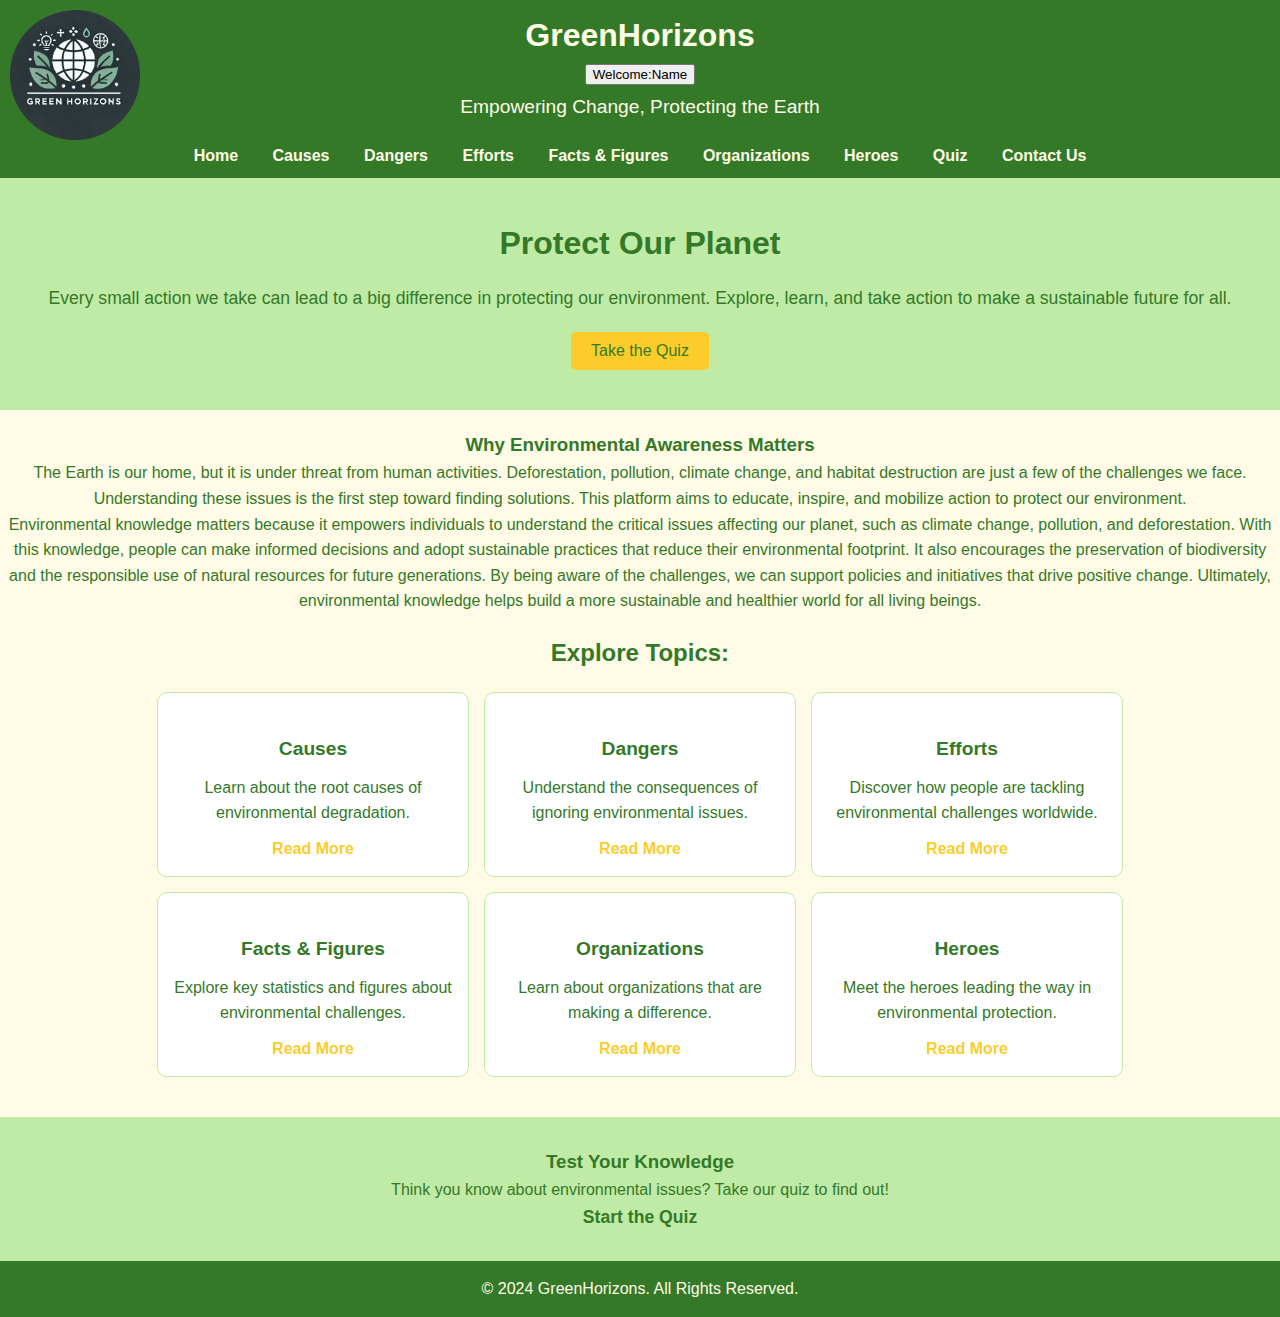
<file: DT END_SEM/index.html>
<!DOCTYPE html>
<html lang="en">
<head>
    <meta charset="UTF-8">
    <meta name="viewport" content="width=device-width, initial-scale=1.0">
    <title>GreenHorizons</title>
    <link rel="stylesheet" href="index.css">
</head>
<body>
    <header>
        <div class="container">
            <img src="assets\thisismainogo.jpeg" alt="Logo" style="height: 130px; position: absolute; top: 10px; left: 10px;">
            <div class="header-text">
                <h1>GreenHorizons</h1>
                <button id="welbutton">Welcome:Name</button>
                <p class="tagline">Empowering Change, Protecting the Earth</p>
                
            </div>
        </div>
        <nav>
            <a href="index.html">Home</a>
            <a href="causes.html">Causes</a>
            <a href="dangers.html">Dangers</a>
            <a href="efforts.html">Efforts</a>
            <a href="facts-figures.html">Facts & Figures</a>
            <a href="organizations.html">Organizations</a>
            <a href="heroes.html">Heroes</a>
            <a href="quiz.html" target="_blank">Quiz</a>
            <a href="contact.html">Contact Us</a>
        </nav>
    </header>

    <main>
        <section class="hero">
            <h2>Protect Our Planet</h2>
            <p>Every small action we take can lead to a big difference in protecting our environment. Explore, learn, and take action to make a sustainable future for all. </p>
            <button onclick="window.open('quiz.html', '_blank')">Take the Quiz</button>
        </section>

        <section class="about">
            <h3 style="text-align: center;">Why Environmental Awareness Matters</h3>
            <p style="text-align: center;">The Earth is our home, but it is under threat from human activities. Deforestation, pollution, climate change, and habitat destruction are just a few of the challenges we face.</p>
            <p style="text-align: center;">Understanding these issues is the first step toward finding solutions. This platform aims to educate, inspire, and mobilize action to protect our environment.</p>
            <P style="text-align: center;">Environmental knowledge matters because it empowers individuals to understand the critical issues affecting our planet, such as climate change, pollution, and deforestation. With this knowledge, people can make informed decisions and adopt sustainable practices that reduce their environmental footprint. It also encourages the preservation of biodiversity and the responsible use of natural resources for future generations. By being aware of the challenges, we can support policies and initiatives that drive positive change. Ultimately, environmental knowledge helps build a more sustainable and healthier world for all living beings.</P>
        </section>

        <section class="topics">
            <h3>Explore Topics:</h3>
            <div class="card-container">
                <div class="card">
                    <h4>Causes</h4>
                    <p>Learn about the root causes of environmental degradation.</p>
                    <a href="causes.html">Read More</a>
                </div>
                <div class="card">
                    <h4>Dangers</h4>
                    <p>Understand the consequences of ignoring environmental issues.</p>
                    <a href="dangers.html">Read More</a>
                </div>
                <div class="card">
                    <h4>Efforts</h4>
                    <p>Discover how people are tackling environmental challenges worldwide.</p>
                    <a href="efforts.html">Read More</a>
                </div>
                <div class="card">
                    <h4>Facts & Figures</h4>
                    <p>Explore key statistics and figures about environmental challenges.</p>
                    <a href="facts-figures.html">Read More</a>
                </div>
                <div class="card">
                    <h4>Organizations</h4>
                    <p>Learn about organizations that are making a difference.</p>
                    <a href="organizations.html">Read More</a>
                </div>
                <div class="card">
                    <h4>Heroes</h4>
                    <p>Meet the heroes leading the way in environmental protection.</p>
                    <a href="heroes.html">Read More</a>
                </div>
            </div>
        </section>

        <section class="quiz-section">
            <h3>Test Your Knowledge</h3>
            <p>Think you know about environmental issues? Take our quiz to find out!</p>
            <a href="quiz.html" target="_blank" class="quiz-link">Start the Quiz</a>
        </section>
    </main>

    <footer>
        <p>© 2024 GreenHorizons. All Rights Reserved.</p>
    </footer>
    <script src="/DT END_SEM/index.js"></script>
</body>
</html>
</file>
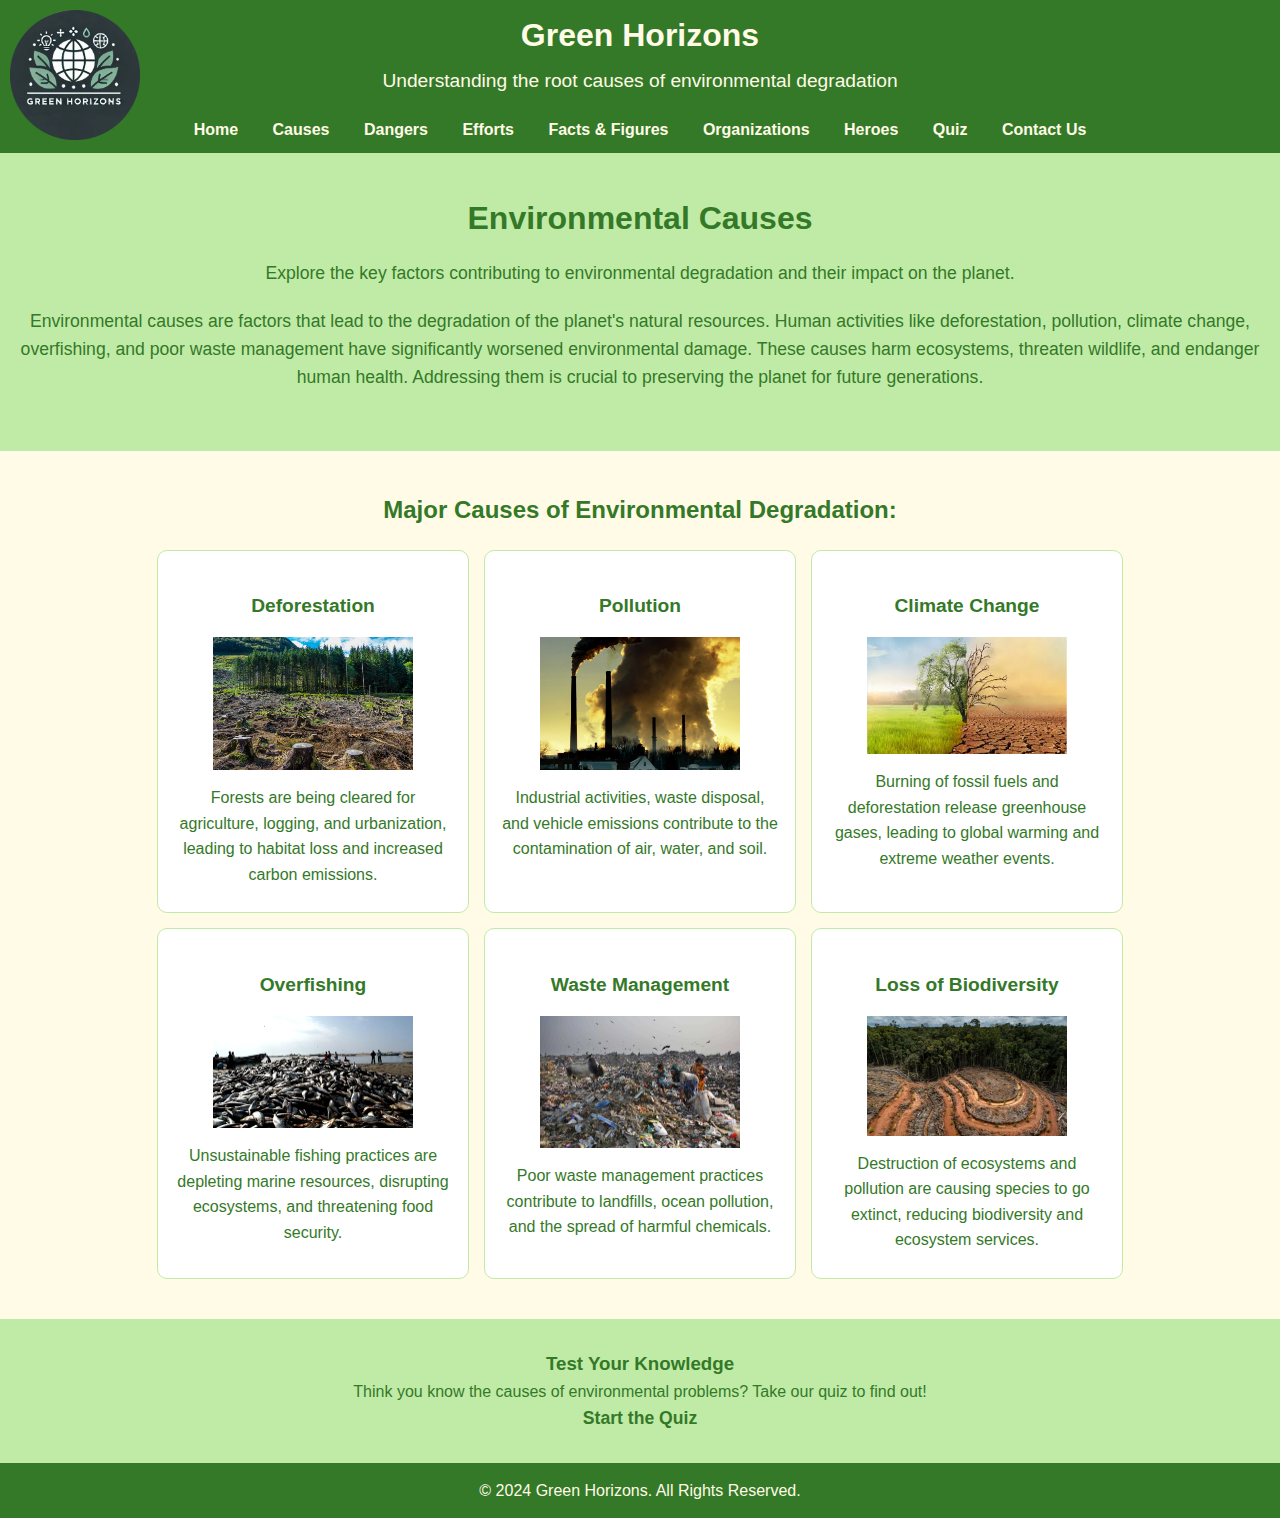
<file: DT END_SEM/causes.html>
<!DOCTYPE html>
<html lang="en">
<head>
    <meta charset="UTF-8">
    <meta name="viewport" content="width=device-width, initial-scale=1.0">
    <title>Environmental Causes</title>
    <link rel="stylesheet" href="causes.css">
</head>
<body>
    <header>
        <div class="container">
            <img src="assets\thisismainogo.jpeg" alt="Logo" style="height: 130px; position: absolute; top: 10px; left: 10px;">
            <h1>Green Horizons</h1>
            <p class="tagline">Understanding the root causes of environmental degradation</p>
        </div>
        <nav>
            <a href="index.html">Home</a>
            <a href="causes.html">Causes</a>
            <a href="dangers.html">Dangers</a>
            <a href="efforts.html">Efforts</a>
            <a href="facts-figures.html">Facts & Figures</a>
            <a href="organizations.html">Organizations</a>
            <a href="heroes.html">Heroes</a>
            <a href="quiz.html" target="_blank">Quiz</a>
            <a href="contact.html">Contact Us</a>
        </nav>
    </header>

    <main>
        <section class="hero">
            <h2>Environmental Causes</h2>
            <p>Explore the key factors contributing to environmental degradation and their impact on the planet.</p>
            <p> Environmental causes are factors that lead to the degradation of the planet's natural resources. Human activities like deforestation, pollution, climate change, overfishing, and poor waste management have significantly worsened environmental damage. These causes harm ecosystems, threaten wildlife, and endanger human health. Addressing them is crucial to preserving the planet for future generations.</p>
        </section>

        <section class="topics">
            <h3>Major Causes of Environmental Degradation:</h3>
            <div class="card-container">
                <div class="card">
                    <h4>Deforestation</h4>
                    <img src="assets\deforestation.jpg" alt="Deforestation" class="card-img">
                    <p>Forests are being cleared for agriculture, logging, and urbanization, leading to habitat loss and increased carbon emissions.</p>
                </div>
                <div class="card">
                    <h4>Pollution</h4>
                    <img src="assets\pollution.jpeg" alt="Pollution" class="card-img">
                    <p>Industrial activities, waste disposal, and vehicle emissions contribute to the contamination of air, water, and soil.</p>
                </div>
                <div class="card">
                    <h4>Climate Change</h4>
                    <img src="assets\climate.jpeg" alt="Climate Change" class="card-img">
                    <p>Burning of fossil fuels and deforestation release greenhouse gases, leading to global warming and extreme weather events.</p>
                </div>
                <div class="card">
                    <h4>Overfishing</h4>
                    <img src="assets\overfishing.jpeg" alt="Overfishing" class="card-img">
                    <p>Unsustainable fishing practices are depleting marine resources, disrupting ecosystems, and threatening food security.</p>
                </div>
                <div class="card">
                    <h4>Waste Management</h4>
                    <img src="assets\waste.jpeg" alt="Waste Management" class="card-img">
                    <p>Poor waste management practices contribute to landfills, ocean pollution, and the spread of harmful chemicals.</p>
                </div>
                <div class="card">
                    <h4>Loss of Biodiversity</h4>
                    <img src="assets\biodiversity.jpeg" alt="Loss of Biodiversity" class="card-img">
                    <p>Destruction of ecosystems and pollution are causing species to go extinct, reducing biodiversity and ecosystem services.</p>
                </div>
            </div>
        </section>

        <section class="quiz-section">
            <h3>Test Your Knowledge</h3>
            <p>Think you know the causes of environmental problems? Take our quiz to find out!</p>
            <a href="quiz.html" target="_blank" class="quiz-link">Start the Quiz</a>
        </section>
    </main>

    <footer>
        <p>© 2024 Green Horizons. All Rights Reserved.</p>
    </footer>
</body>
</html>
</file>
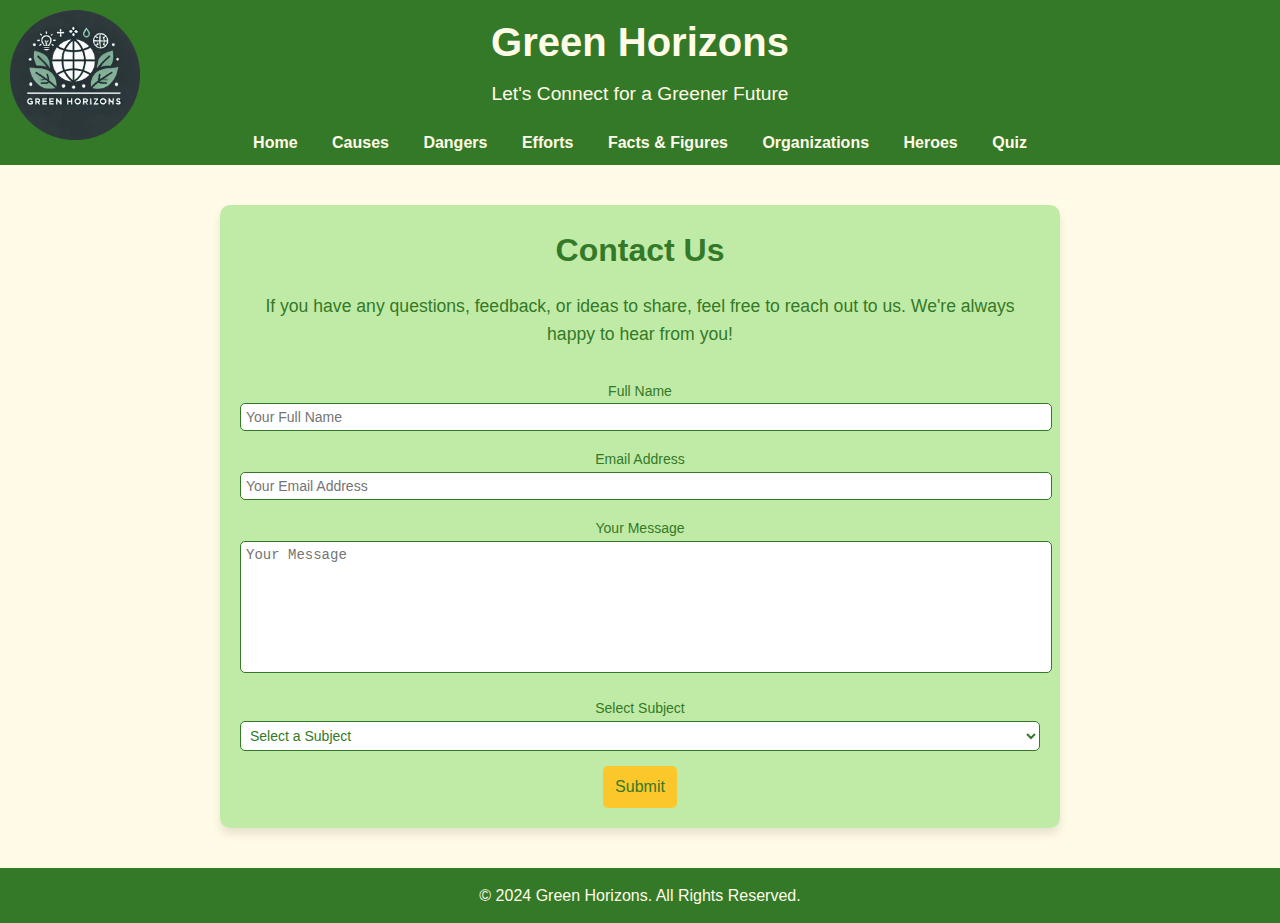
<file: DT END_SEM/contact.html>
<!DOCTYPE html>
<html lang="en">
<head>
    <meta charset="UTF-8">
    <meta name="viewport" content="width=device-width, initial-scale=1.0">
    <title>Contact Us - Green Horizons</title>
    <link rel="stylesheet" href="contact.css">
</head>
<body>

    <!-- Header -->
    <header>
        <div class="container">
            <img src="assets\thisismainogo.jpeg" alt="Logo" style="height: 130px; position: absolute; top: 10px; left: 10px;">
            <h1>Green Horizons</h1>
            <p class="tagline">Let's Connect for a Greener Future</p>
        </div>
        <nav>
            <a href="index.html">Home</a>
            <a href="causes.html">Causes</a>
            <a href="dangers.html">Dangers</a>
            <a href="efforts.html">Efforts</a>
            <a href="facts-figures.html">Facts & Figures</a>
            <a href="organizations.html">Organizations</a>
            <a href="heroes.html">Heroes</a>
            <a href="quiz.html">Quiz</a>
        </nav>
    </header>

    <!-- Main Content -->
    <main>
        <section class="contact-section">
            <h2>Contact Us</h2>
            <p>If you have any questions, feedback, or ideas to share, feel free to reach out to us. We're always happy to hear from you!</p>

            <!-- Contact Form -->
            <div class="contact-form">
                <form action="#" method="POST">
                    <label for="name">Full Name</label>
                    <input type="text" id="name" name="name" required placeholder="Your Full Name">

                    <label for="email">Email Address</label>
                    <input type="email" id="email" name="email" required placeholder="Your Email Address">

                    <label for="message">Your Message</label>
                    <textarea id="message" name="message" required placeholder="Your Message"></textarea>

                    <label for="subject">Select Subject</label>
                    <select id="subject" name="subject" required>
                        <option value="">Select a Subject</option>
                        <option value="general-inquiry">General Inquiry</option>
                        <option value="collaboration">Collaboration</option>
                        <option value="feedback">Feedback</option>
                        <option value="other">Other</option>
                    </select>

                    <button type="submit">Submit</button>
                </form>
            </div>
        </section>
    </main>

    <!-- Footer -->
    <footer>
        <p>© 2024 Green Horizons. All Rights Reserved.</p>
    </footer>

</body>
</html>
</file>
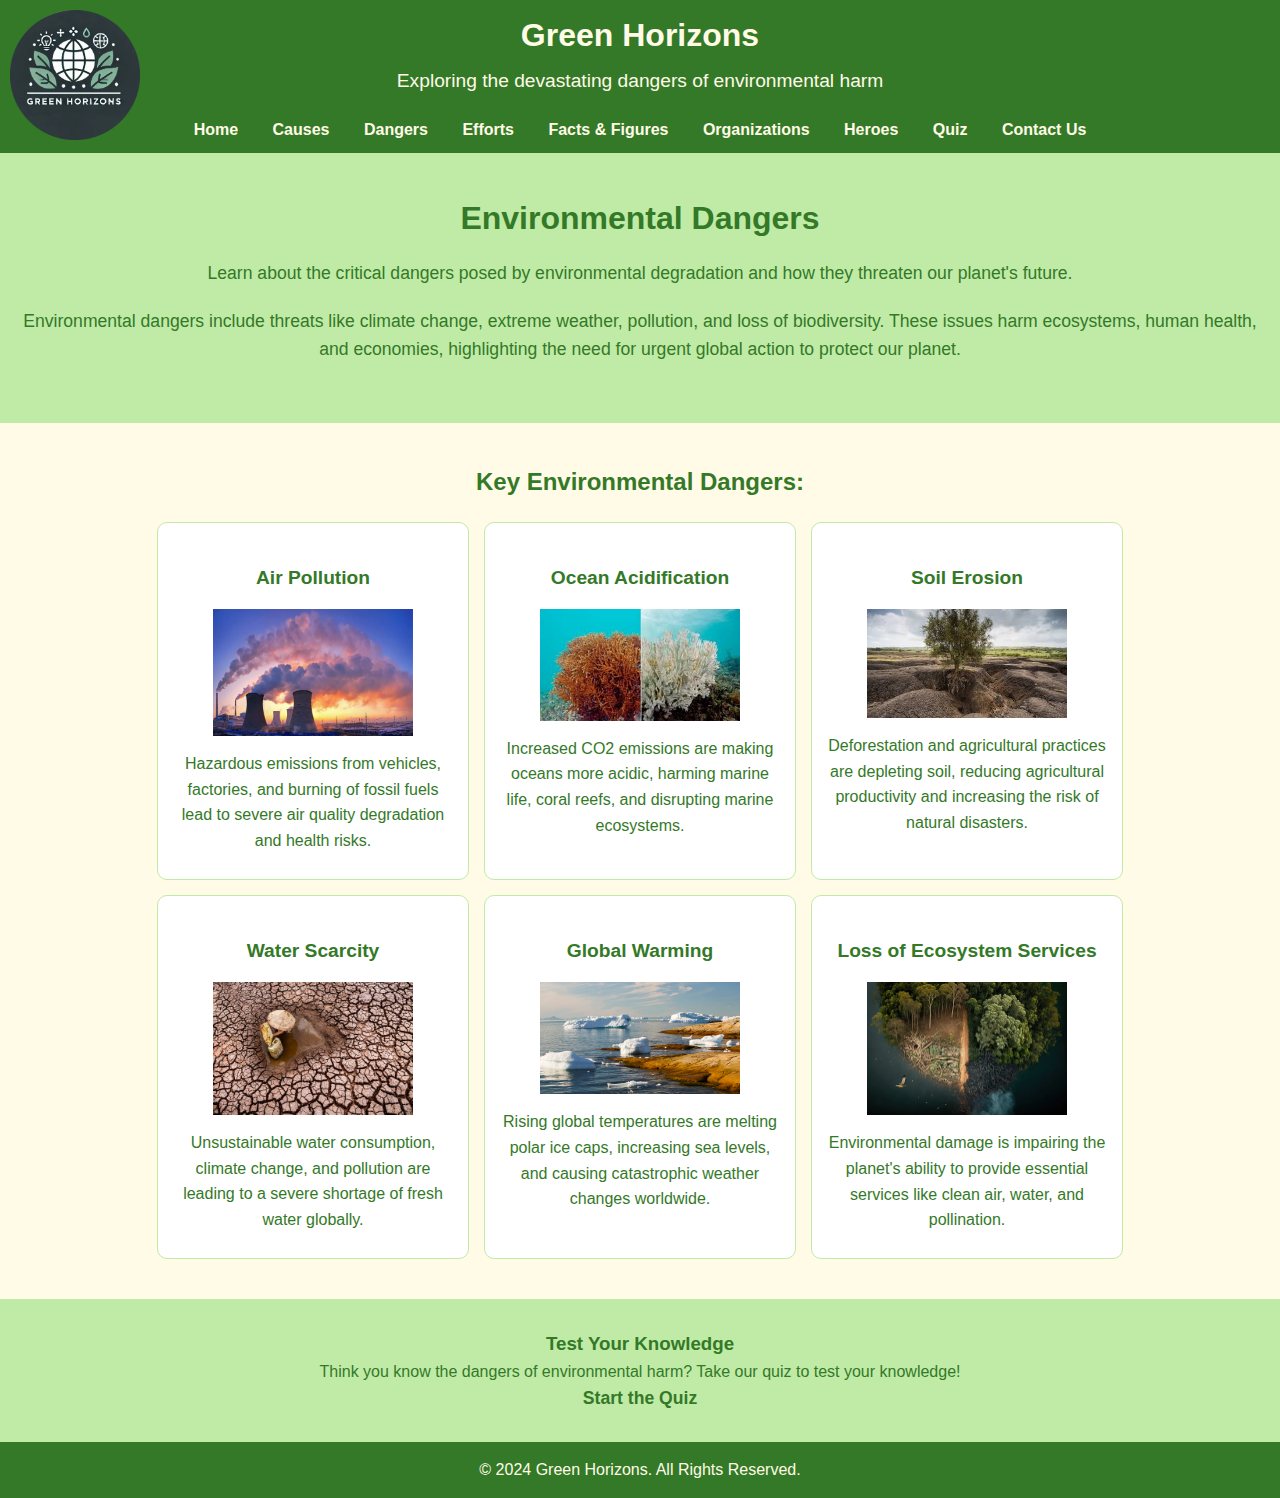
<file: DT END_SEM/dangers.html>
<!DOCTYPE html>
<html lang="en">
<head>
    <meta charset="UTF-8">
    <meta name="viewport" content="width=device-width, initial-scale=1.0">
    <title>Environmental Dangers</title>
    <link rel="stylesheet" href="causes.css">
</head>
<body>
    <header>
        <div class="container">
            <img src="assets\thisismainogo.jpeg" alt="Logo" style="height: 130px; position: absolute; top: 10px; left: 10px;">
            <h1>Green Horizons</h1>
            <p class="tagline">Exploring the devastating dangers of environmental harm</p>
        </div>
        <nav>
            <a href="index.html">Home</a>
            <a href="causes.html">Causes</a>
            <a href="dangers.html">Dangers</a>
            <a href="efforts.html">Efforts</a>
            <a href="facts-figures.html">Facts & Figures</a>
            <a href="organizations.html">Organizations</a>
            <a href="heroes.html">Heroes</a>
            <a href="quiz.html" target="_blank">Quiz</a>
            <a href="contact.html">Contact Us</a>
        </nav>
    </header>

    <main>
        <section class="hero">
            <h2>Environmental Dangers</h2>
            <p>Learn about the critical dangers posed by environmental degradation and how they threaten our planet's future.</p>
            <p>Environmental dangers include threats like climate change, extreme weather, pollution, and loss of biodiversity. These issues harm ecosystems, human health, and economies, highlighting the need for urgent global action to protect our planet.</p>
        </section>

        <section class="topics">
            <h3>Key Environmental Dangers:</h3>
            <div class="card-container">
                <div class="card">
                    <h4>Air Pollution</h4>
                    <img src="assets\air pollution.jpeg" alt="Air Pollution" class="card-img">
                    <p>Hazardous emissions from vehicles, factories, and burning of fossil fuels lead to severe air quality degradation and health risks.</p>
                </div>
                <div class="card">
                    <h4>Ocean Acidification</h4>
                    <img src="assets\ocean.jpeg" alt="Ocean Acidification" class="card-img">
                    <p>Increased CO2 emissions are making oceans more acidic, harming marine life, coral reefs, and disrupting marine ecosystems.</p>
                </div>
                <div class="card">
                    <h4>Soil Erosion</h4>
                    <img src="assets\soil erosion.jpeg" alt="Soil Erosion" class="card-img">
                    <p>Deforestation and agricultural practices are depleting soil, reducing agricultural productivity and increasing the risk of natural disasters.</p>
                </div>
                <div class="card">
                    <h4>Water Scarcity</h4>
                    <img src="assets\water_scacity.jpg" alt="Water Scarcity" class="card-img">
                    <p>Unsustainable water consumption, climate change, and pollution are leading to a severe shortage of fresh water globally.</p>
                </div>
                <div class="card">
                    <h4>Global Warming</h4>
                    <img src="assets\global_warming.jpeg" alt="Global Warming" class="card-img">
                    <p>Rising global temperatures are melting polar ice caps, increasing sea levels, and causing catastrophic weather changes worldwide.</p>
                </div>
                <div class="card">
                    <h4>Loss of Ecosystem Services</h4>
                    <img src="assets\ecosystemloss.jpeg" alt="Loss of Ecosystem Services" class="card-img">
                    <p>Environmental damage is impairing the planet's ability to provide essential services like clean air, water, and pollination.</p>
                </div>
            </div>
        </section>

        <section class="quiz-section">
            <h3>Test Your Knowledge</h3>
            <p>Think you know the dangers of environmental harm? Take our quiz to test your knowledge!</p>
            <a href="quiz.html" target="_blank" class="quiz-link">Start the Quiz</a>
        </section>
    </main>

    <footer>
        <p>© 2024 Green Horizons. All Rights Reserved.</p>
    </footer>
</body>
</html>
</file>
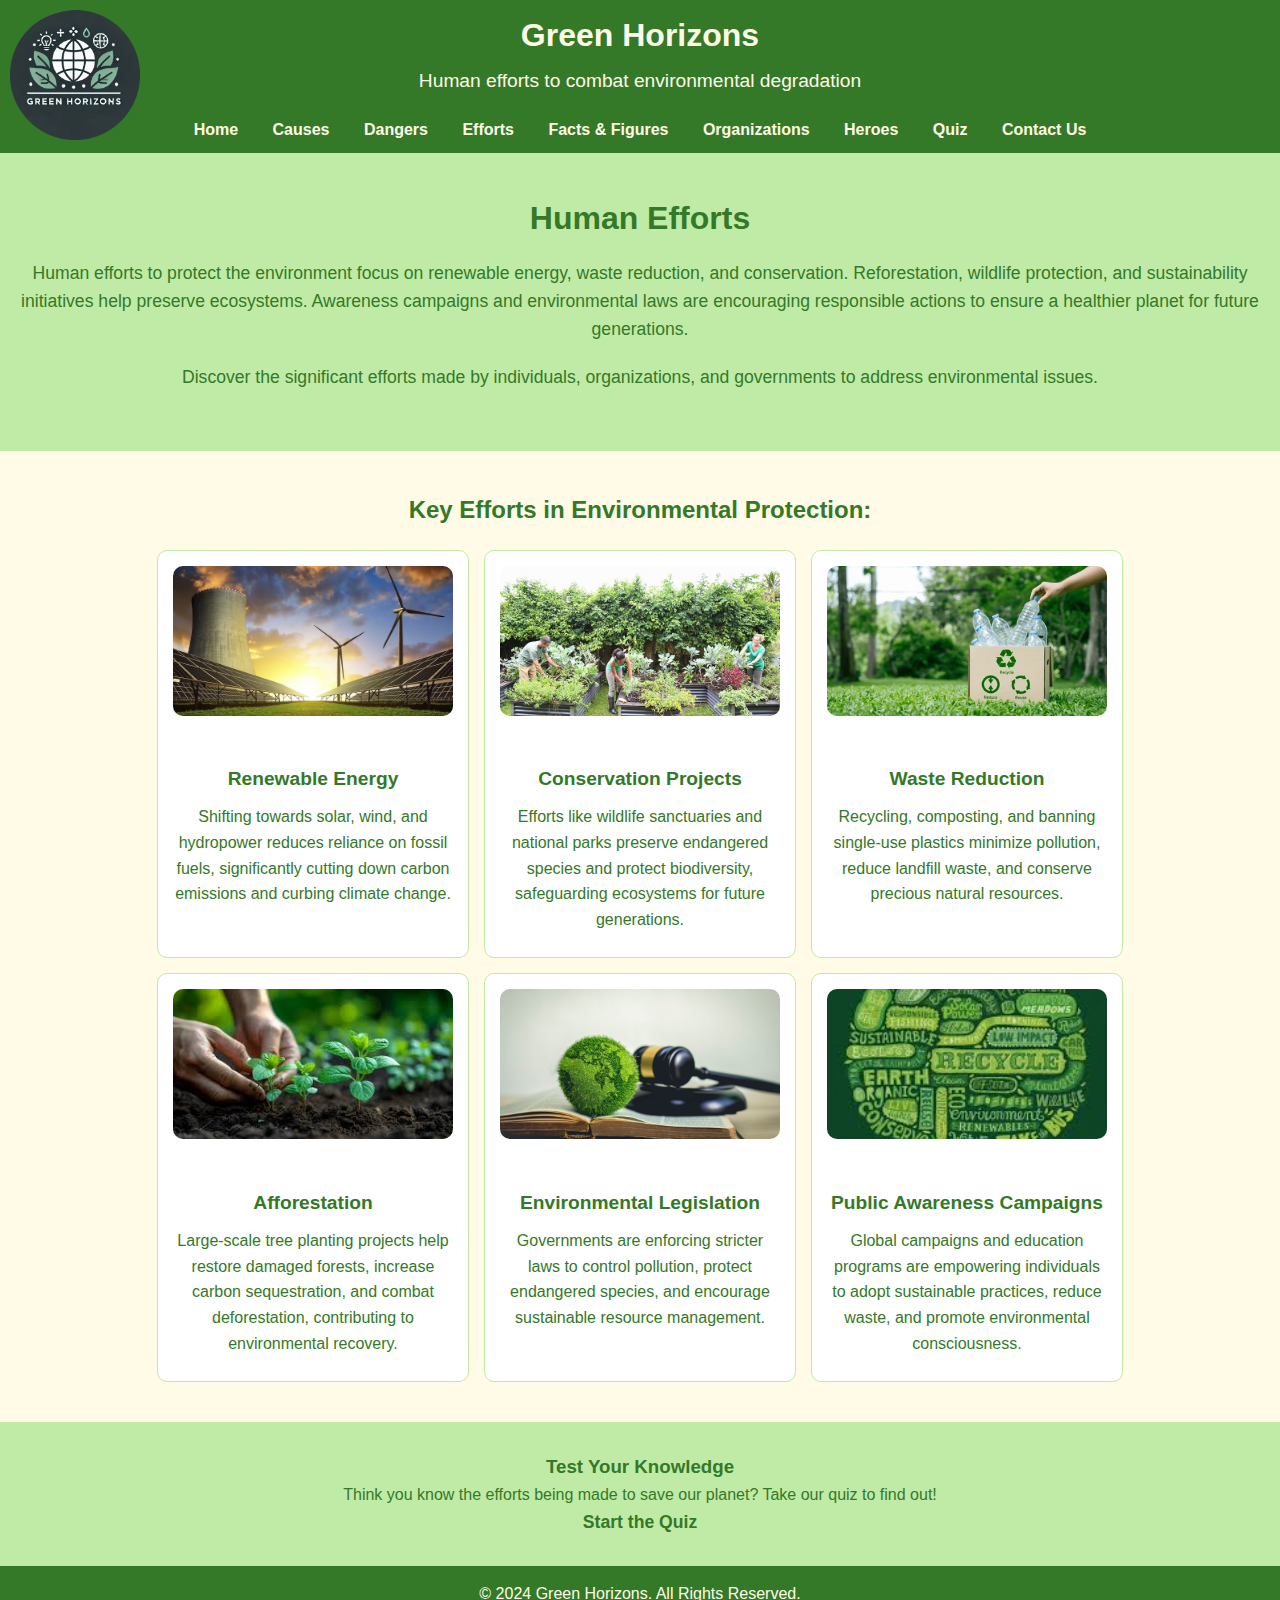
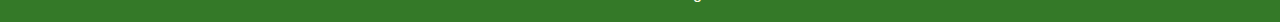
<file: DT END_SEM/efforts.html>
<!DOCTYPE html>
<html lang="en">
<head>
    <meta charset="UTF-8">
    <meta name="viewport" content="width=device-width, initial-scale=1.0">
    <title>Environmental Efforts</title>
    <link rel="stylesheet" href="efforts.css">
</head>
<body>
    <header>
        <div class="container">
            <img src="assets\thisismainogo.jpeg" alt="Logo" style="height: 130px; position: absolute; top: 10px; left: 10px;">
            <h1>Green Horizons</h1>
            <p class="tagline">Human efforts to combat environmental degradation</p>
        </div>
        <nav>
            <a href="index.html">Home</a>
            <a href="causes.html">Causes</a>
            <a href="dangers.html">Dangers</a>
            <a href="efforts.html">Efforts</a>
            <a href="facts-figures.html">Facts & Figures</a>
            <a href="organizations.html">Organizations</a>
            <a href="heroes.html">Heroes</a>
            <a href="quiz.html" target="_blank">Quiz</a>
            <a href="contact.html">Contact Us</a>
        </nav>
    </header>

    <main>
        <section class="hero">
            <h2>Human Efforts</h2>
            <p>Human efforts to protect the environment focus on renewable energy, waste reduction, and conservation. Reforestation, wildlife protection, and sustainability initiatives help preserve ecosystems. Awareness campaigns and environmental laws are encouraging responsible actions to ensure a healthier planet for future generations.</p>
            <p>Discover the significant efforts made by individuals, organizations, and governments to address environmental issues.</p>
        </section>

        <section class="topics">
            <h3>Key Efforts in Environmental Protection:</h3>
            <div class="card-container">
                <div class="card">
                    <img src="assets\renewable.jpg" alt="Renewable Energy">
                    <h4>Renewable Energy</h4>
                    <p>Shifting towards solar, wind, and hydropower reduces reliance on fossil fuels, significantly cutting down carbon emissions and curbing climate change.</p>
                </div>
                <div class="card">
                    <img src="assets\conservation.jpg" alt="Conservation Projects">
                    <h4>Conservation Projects</h4>
                    <p>Efforts like wildlife sanctuaries and national parks preserve endangered species and protect biodiversity, safeguarding ecosystems for future generations.</p>
                </div>
                <div class="card">
                    <img src="assets\reduction_waste.jpeg" alt="Waste Reduction">
                    <h4>Waste Reduction</h4>
                    <p>Recycling, composting, and banning single-use plastics minimize pollution, reduce landfill waste, and conserve precious natural resources.</p>
                </div>
                <div class="card">
                    <img src="assets\afforestation.jpeg" alt="Afforestation">
                    <h4>Afforestation</h4>
                    <p>Large-scale tree planting projects help restore damaged forests, increase carbon sequestration, and combat deforestation, contributing to environmental recovery.</p>
                </div>
                <div class="card">
                    <img src="assets\legislation.jpeg" alt="Environmental Legislation">
                    <h4>Environmental Legislation</h4>
                    <p>Governments are enforcing stricter laws to control pollution, protect endangered species, and encourage sustainable resource management.</p>
                </div>
                <div class="card">
                    <img src="assets\public.jpeg" alt="Public Awareness Campaigns">
                    <h4>Public Awareness Campaigns</h4>
                    <p>Global campaigns and education programs are empowering individuals to adopt sustainable practices, reduce waste, and promote environmental consciousness.</p>
                </div>
            </div>
        </section>

        <section class="quiz-section">
            <h3>Test Your Knowledge</h3>
            <p>Think you know the efforts being made to save our planet? Take our quiz to find out!</p>
            <a href="quiz.html" target="_blank" class="quiz-link">Start the Quiz</a>
        </section>
    </main>

    <footer>
        <p>© 2024 Green Horizons. All Rights Reserved.</p>
    </footer>
</body>
</html>
</file>
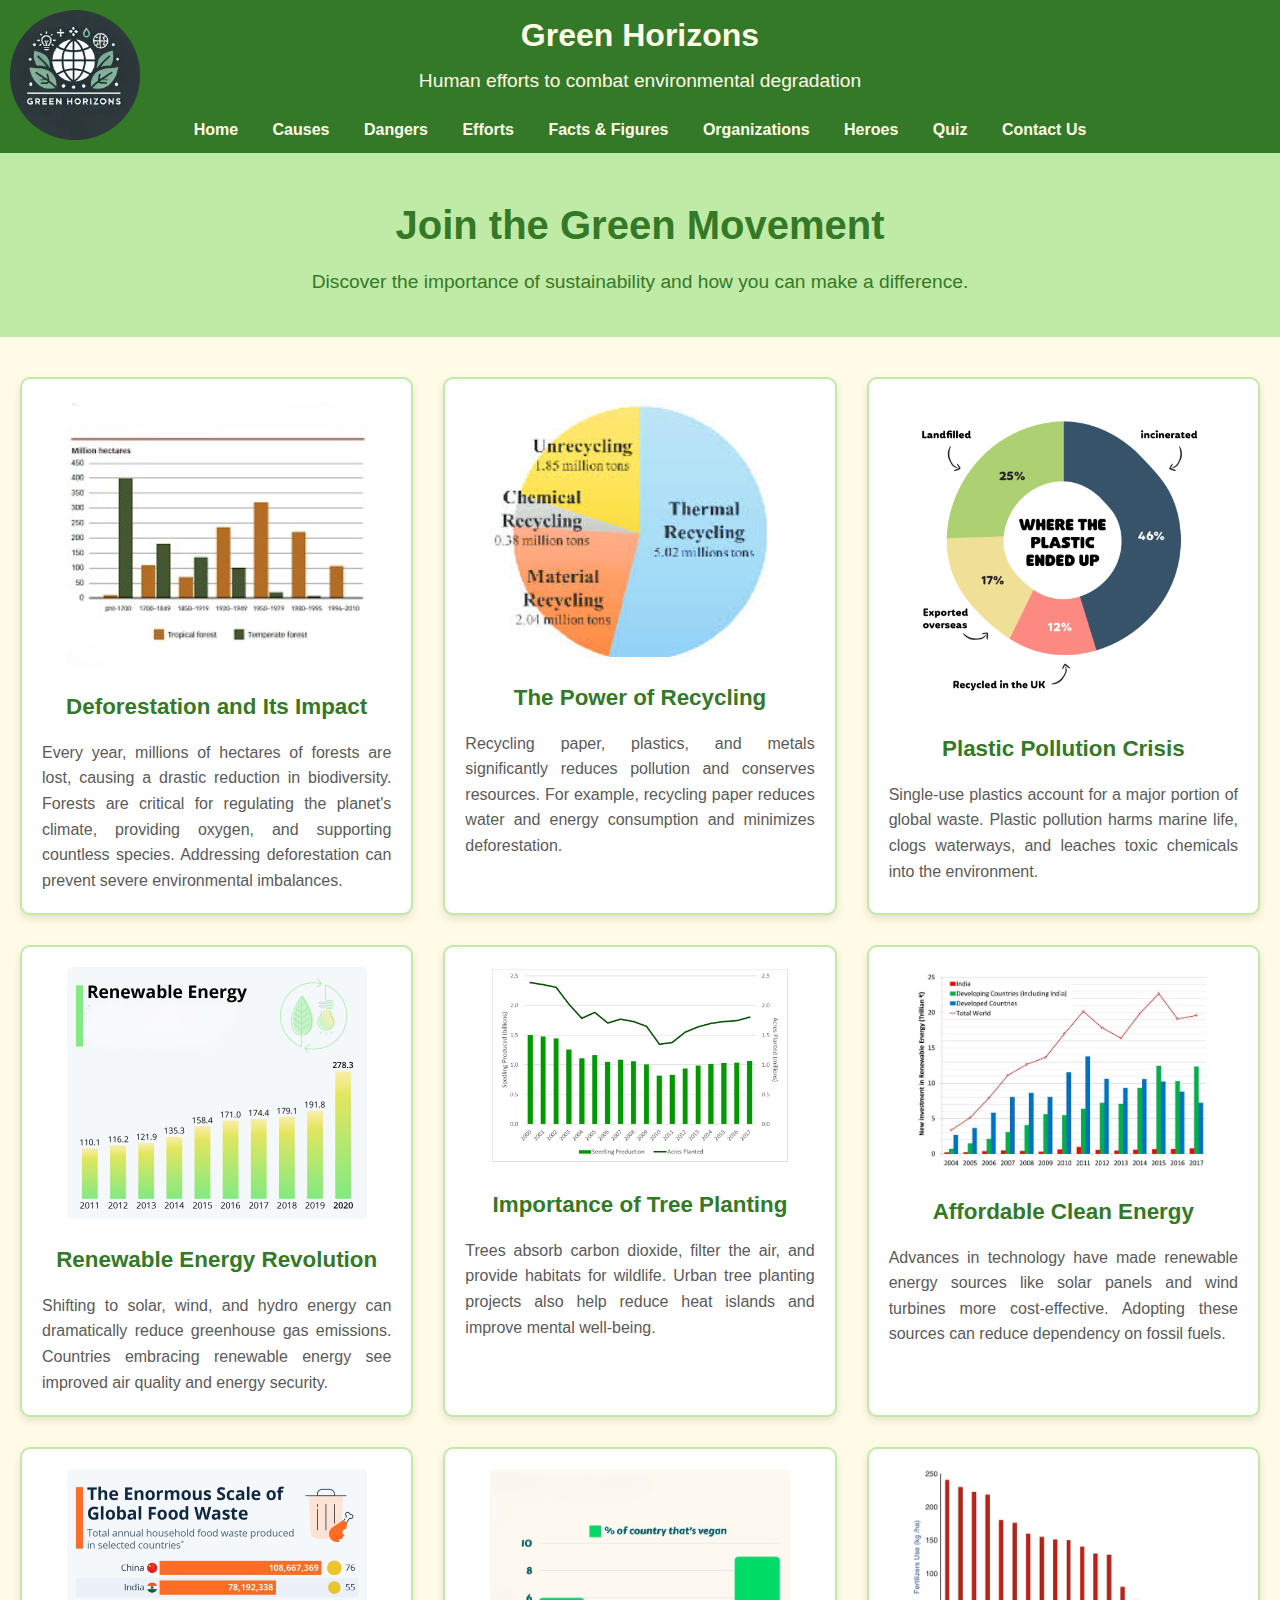
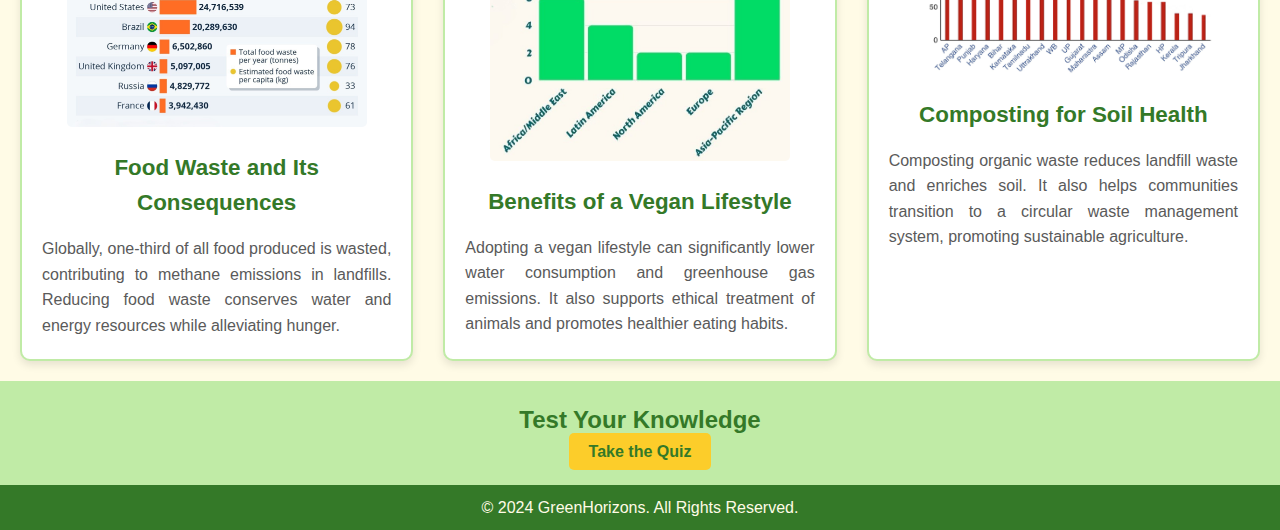
<file: DT END_SEM/facts-figures.html>
<!DOCTYPE html>
<html lang="en">
<head>
    <meta charset="UTF-8">
    <meta name="viewport" content="width=device-width, initial-scale=1.0">
    <title>GreenHorizons</title>
    <link rel="stylesheet" href="facts-figures.css">
</head>
<body>
    <!-- Header -->
    <header>
        <div class="container">
            <img src="assets\thisismainogo.jpeg" alt="Logo" style="height: 130px; position: absolute; top: 10px; left: 10px;">
            <h1>Green Horizons</h1>
            <p class="tagline">Human efforts to combat environmental degradation</p>
        </div>
        <nav>
            <a href="index.html">Home</a>
            <a href="causes.html">Causes</a>
            <a href="dangers.html">Dangers</a>
            <a href="efforts.html">Efforts</a>
            <a href="facts-figures.html">Facts & Figures</a>
            <a href="organizations.html">Organizations</a>
            <a href="heroes.html">Heroes</a>
            <a href="quiz.html" target="_blank">Quiz</a>
            <a href="contact.html">Contact Us</a>
        </nav>
    </header>

    <!-- Hero Section -->
    <section class="hero">
        <h2>Join the Green Movement</h2>
        <p>Discover the importance of sustainability and how you can make a difference.</p>
    </section>

    <!-- Fact Cards Section -->
    <section class="facts" id="facts">
        <!-- Card 1 -->
        <div class="fact-card">
            <div class="fact-image">
                <img src="assets\deforestgraph.jpeg" alt="Deforestation">
            </div>
            <div class="fact-content">
                <h3>Deforestation and Its Impact</h3>
                <p>Every year, millions of hectares of forests are lost, causing a drastic reduction in biodiversity. Forests are critical for regulating the planet's climate, providing oxygen, and supporting countless species. Addressing deforestation can prevent severe environmental imbalances.</p>
            </div>
        </div>
        <!-- Card 2 -->
        <div class="fact-card">
            <div class="fact-image">
                <img src="assets\recyclepie.jpeg" alt="Recycling Benefits">
            </div>
            <div class="fact-content">
                <h3>The Power of Recycling</h3>
                <p>Recycling paper, plastics, and metals significantly reduces pollution and conserves resources. For example, recycling paper reduces water and energy consumption and minimizes deforestation.</p>
            </div>
        </div>
        <!-- Card 3 -->
        <div class="fact-card">
            <div class="fact-image">
                <img src="assets\plastic.jpeg" alt="Plastic Pollution">
            </div>
            <div class="fact-content">
                <h3>Plastic Pollution Crisis</h3>
                <p>Single-use plastics account for a major portion of global waste. Plastic pollution harms marine life, clogs waterways, and leaches toxic chemicals into the environment.</p>
            </div>
        </div>
        <!-- Card 4 -->
        <div class="fact-card">
            <div class="fact-image">
                <img src="assets\renewablestats.jpeg" alt="Renewable Energy">
            </div>
            <div class="fact-content">
                <h3>Renewable Energy Revolution</h3>
                <p>Shifting to solar, wind, and hydro energy can dramatically reduce greenhouse gas emissions. Countries embracing renewable energy see improved air quality and energy security.</p>
            </div>
        </div>
        <!-- Card 5 -->
        <div class="fact-card">
            <div class="fact-image">
                <img src="assets\plantsstat.jpg" alt="Tree Planting">
            </div>
            <div class="fact-content">
                <h3>Importance of Tree Planting</h3>
                <p>Trees absorb carbon dioxide, filter the air, and provide habitats for wildlife. Urban tree planting projects also help reduce heat islands and improve mental well-being.</p>
            </div>
        </div>
        <!-- Card 6 -->
        <div class="fact-card">
            <div class="fact-image">
                <img src="assets\clean.jpg" alt="Clean Energy Adoption">
            </div>
            <div class="fact-content">
                <h3>Affordable Clean Energy</h3>
                <p>Advances in technology have made renewable energy sources like solar panels and wind turbines more cost-effective. Adopting these sources can reduce dependency on fossil fuels.</p>
            </div>
        </div>
        <!-- New Card 7 -->
        <div class="fact-card">
            <div class="fact-image">
                <img src="assets\fooswaste.jpeg" alt="Food Waste Impact">
            </div>
            <div class="fact-content">
                <h3>Food Waste and Its Consequences</h3>
                <p>Globally, one-third of all food produced is wasted, contributing to methane emissions in landfills. Reducing food waste conserves water and energy resources while alleviating hunger.</p>
            </div>
        </div>
        <!-- New Card 8 -->
        <div class="fact-card">
            <div class="fact-image">
                <img src="assets\veganism.jpg" alt="Benefits of Veganism">
            </div>
            <div class="fact-content">
                <h3>Benefits of a Vegan Lifestyle</h3>
                <p>Adopting a vegan lifestyle can significantly lower water consumption and greenhouse gas emissions. It also supports ethical treatment of animals and promotes healthier eating habits.</p>
            </div>
        </div>
        <!-- New Card 9 -->
        <div class="fact-card">
            <div class="fact-image">
                <img src="assets\soil_health.jpeg" alt="Composting Organic Waste">
            </div>
            <div class="fact-content">
                <h3>Composting for Soil Health</h3>
                <p>Composting organic waste reduces landfill waste and enriches soil. It also helps communities transition to a circular waste management system, promoting sustainable agriculture.</p>
            </div>
        </div>
    </section>

    <!-- Quiz Section -->
    <section class="quiz-section" id="quiz">
        <h2>Test Your Knowledge</h2>
        <a href="quiz.html" class="quiz-link">Take the Quiz</a>
    </section>

    <!-- Footer -->
    <footer>
        <p>&copy; 2024 GreenHorizons. All Rights Reserved.</p>
    </footer>
</body>
</html>
</file>
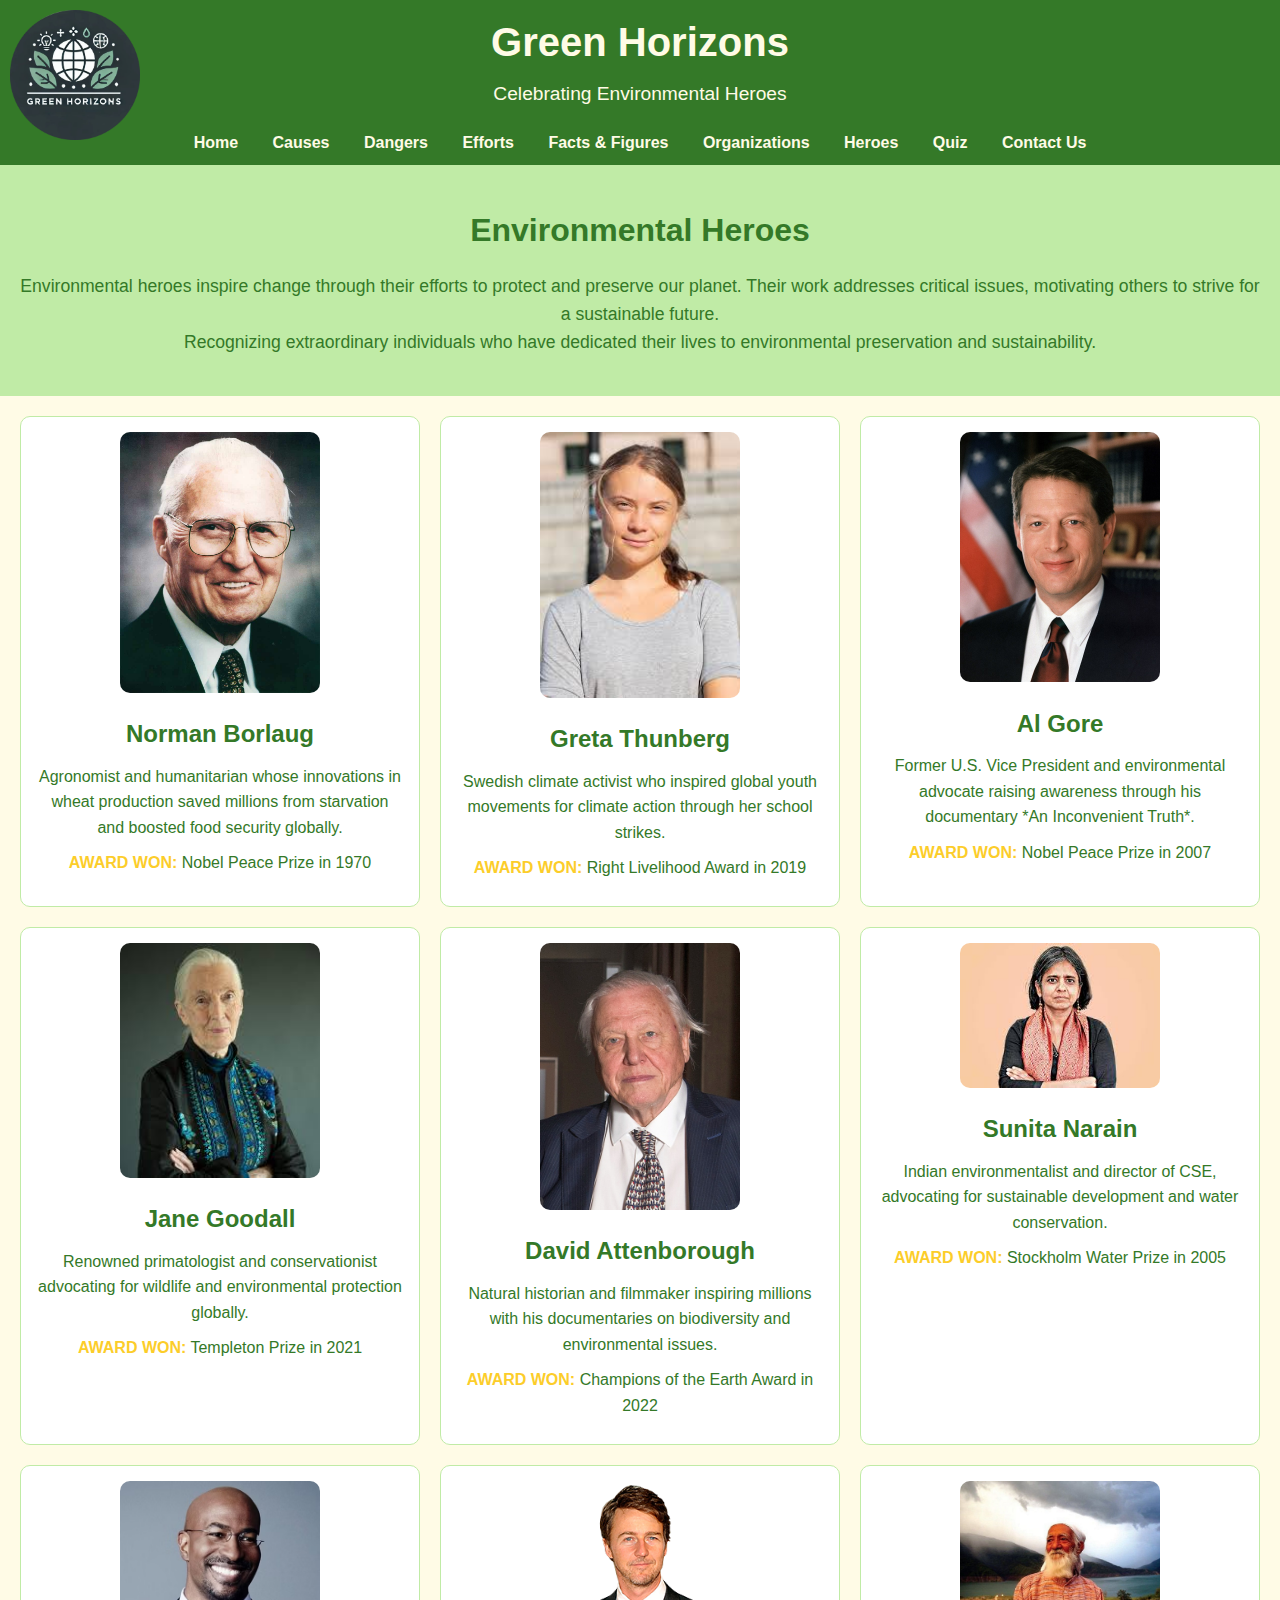
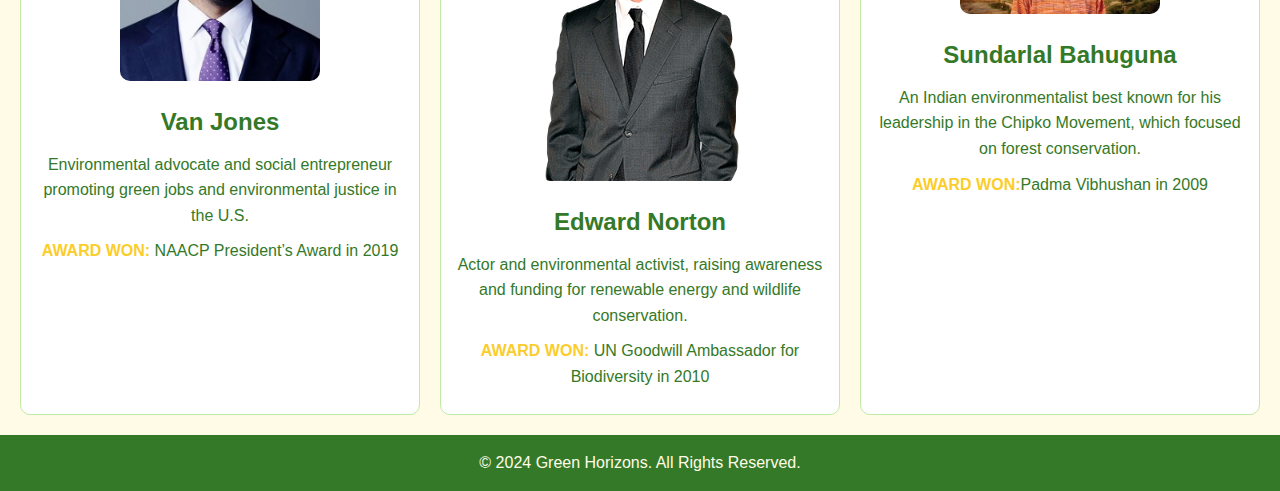
<file: DT END_SEM/heroes.html>
<!DOCTYPE html>
<html lang="en">
<head>
    <meta charset="UTF-8">
    <meta name="viewport" content="width=device-width, initial-scale=1.0">
    <title>Environmental Heroes</title>
    <link rel="stylesheet" href="heroes.css">
</head>
<body>
    <header>
        <div class="container">
            <img src="assets\thisismainogo.jpeg" alt="Logo" style="height: 130px; position: absolute; top: 10px; left: 10px;">
            <h1>Green Horizons</h1>
            <p class="tagline">Celebrating Environmental Heroes</p>
        </div>
        <nav>
            <a href="index.html">Home</a>
            <a href="causes.html">Causes</a>
            <a href="dangers.html">Dangers</a>
            <a href="efforts.html">Efforts</a>
            <a href="facts-figures.html">Facts & Figures</a>
            <a href="organizations.html">Organizations</a>
            <a href="heroes.html">Heroes</a>
            <a href="quiz.html" target="_blank">Quiz</a>
            <a href="contact.html">Contact Us</a>
        </nav>
    </header>

    <main>
        <section class="hero">
            <h2>Environmental Heroes</h2>
            <p>Environmental heroes inspire change through their efforts to protect and preserve our planet. Their work addresses critical issues, motivating others to strive for a sustainable future.</p>
            <p>Recognizing extraordinary individuals who have dedicated their lives to environmental preservation and sustainability.</p>
        </section>

        <section class="heroes-section">
            <div class="hero-card">
                <img src="assets\norman-borlaug.jpg" alt="Dr. Wangari Maathai">
                <h3>Norman Borlaug</h3>
                <p>Agronomist and humanitarian whose innovations in wheat production saved millions from starvation and boosted food security globally.</p>
                <p><strong>AWARD WON:</strong> Nobel Peace Prize in 1970</p>
            </div>
            <div class="hero-card">
                <img src="assets\greta.jpeg" alt="Greta Thunberg">
                <h3>Greta Thunberg</h3>
                <p>Swedish climate activist who inspired global youth movements for climate action through her school strikes.</p>
                <p><strong>AWARD WON:</strong> Right Livelihood Award in 2019</p>
            </div>
            <div class="hero-card">
                <img src="assets\ai_gore.jpg" alt="Al Gore">
                <h3>Al Gore</h3>
                <p>Former U.S. Vice President and environmental advocate raising awareness through his documentary *An Inconvenient Truth*.</p>
                <p><strong>AWARD WON:</strong> Nobel Peace Prize in 2007</p>
            </div>
            <div class="hero-card">
                <img src="assets\jane.jpeg" alt="Jane Goodall">
                <h3>Jane Goodall</h3>
                <p>Renowned primatologist and conservationist advocating for wildlife and environmental protection globally.</p>
                <p><strong>AWARD WON:</strong> Templeton Prize in 2021</p>
            </div>
            <div class="hero-card">
                <img src="assets\david.jpg" alt="David Attenborough">
                <h3>David Attenborough</h3>
                <p>Natural historian and filmmaker inspiring millions with his documentaries on biodiversity and environmental issues.</p>
                <p><strong>AWARD WON:</strong> Champions of the Earth Award in 2022</p>
            </div>
            <div class="hero-card">
                <img src="assets\sunita.jpeg" alt="Sunita Narain">
                <h3>Sunita Narain</h3>
                <p>Indian environmentalist and director of CSE, advocating for sustainable development and water conservation.</p>
                <p><strong>AWARD WON:</strong> Stockholm Water Prize in 2005</p>
            </div>
            <div class="hero-card">
                <img src="assets\van_jones.jpeg" alt="Van Jones">
                <h3>Van Jones</h3>
                <p>Environmental advocate and social entrepreneur promoting green jobs and environmental justice in the U.S.</p>
                <p><strong>AWARD WON:</strong> NAACP President’s Award in 2019</p>
            </div>
            <div class="hero-card">
                <img src="assets\edward_norton.jpeg" alt="Edward Norton">
                <h3>Edward Norton</h3>
                <p>Actor and environmental activist, raising awareness and funding for renewable energy and wildlife conservation.</p>
                <p><strong>AWARD WON:</strong> UN Goodwill Ambassador for Biodiversity in 2010</p>
            </div>
            <div class="hero-card">
                <img src="assets\sundarlal.jpeg" alt="Isatou Ceesay">
                <h3>Sundarlal Bahuguna</h3>
                <p>An Indian environmentalist best known for his leadership in the Chipko Movement, which focused on forest conservation.</p>
                <p><strong>AWARD WON:</strong>Padma Vibhushan in 2009</p>
            </div>
        </section>
    </main>

    <footer>
        <p>© 2024 Green Horizons. All Rights Reserved.</p>
    </footer>
</body>
</html>
</file>
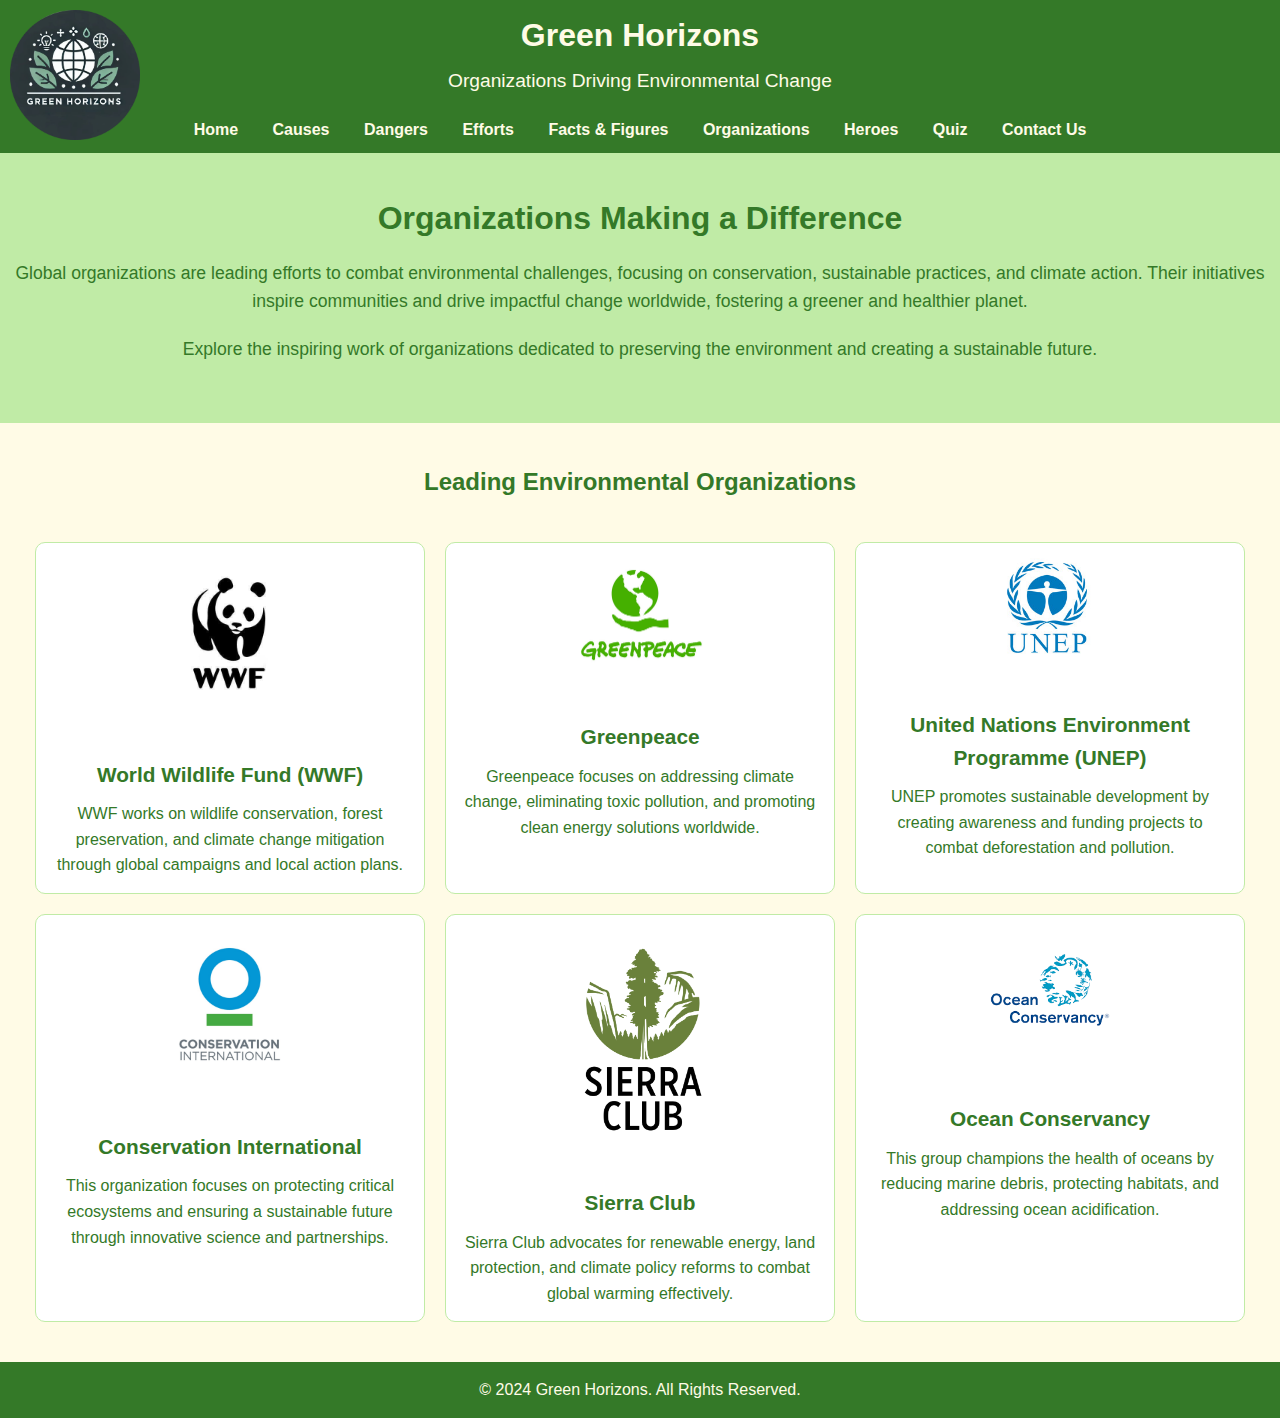
<file: DT END_SEM/organizations.html>
<!DOCTYPE html>
<html lang="en">
<head>
    <meta charset="UTF-8">
    <meta name="viewport" content="width=device-width, initial-scale=1.0">
    <title>Environmental Organizations</title>
    <link rel="stylesheet" href="organizations.css">
</head>
<body>
    <header>
        <div class="container">
            <img src="assets\thisismainogo.jpeg" alt="Logo" style="height: 130px; position: absolute; top: 10px; left: 10px;">
            <h1>Green Horizons</h1>
            <p class="tagline">Organizations Driving Environmental Change</p>
        </div>
        <nav>
            <a href="index.html">Home</a>
            <a href="causes.html">Causes</a>
            <a href="dangers.html">Dangers</a>
            <a href="efforts.html">Efforts</a>
            <a href="facts-figures.html">Facts & Figures</a>
            <a href="organizations.html">Organizations</a>
            <a href="heroes.html">Heroes</a>
            <a href="quiz.html" target="_blank">Quiz</a>
            <a href="contact.html">Contact Us</a>
        </nav>
    </header>

    <main>
        <section class="hero">
            <h2>Organizations Making a Difference</h2>
            <p>
                Global organizations are leading efforts to combat environmental challenges, focusing on conservation, sustainable practices, and climate action. Their initiatives inspire communities and drive impactful change worldwide, fostering a greener and healthier planet.</p>
            <p>Explore the inspiring work of organizations dedicated to preserving the environment and creating a sustainable future.</p>
        </section>

        <section class="organizations">
            <h3>Leading Environmental Organizations</h3>
            <div class="org-container">
                <div class="org-card">
                    <img src="assets\wwf.jpg" alt="World Wildlife Fund Logo">
                    <h4>World Wildlife Fund (WWF)</h4>
                    <p>WWF works on wildlife conservation, forest preservation, and climate change mitigation through global campaigns and local action plans.</p>
                </div>
                <div class="org-card">
                    <img src="assets\greenpeace.jpg" alt="Greenpeace Logo">
                    <h4>Greenpeace</h4>
                    <p>Greenpeace focuses on addressing climate change, eliminating toxic pollution, and promoting clean energy solutions worldwide.</p>
                </div>
                <div class="org-card">
                    <img src="assets\unep.jpg" alt="UNEP Logo">
                    <h4>United Nations Environment Programme (UNEP)</h4>
                    <p>UNEP promotes sustainable development by creating awareness and funding projects to combat deforestation and pollution.</p>
                </div>
                <div class="org-card">
                    <img src="assets\conservation_international.jpg" alt="Conservation International Logo">
                    <h4>Conservation International</h4>
                    <p>This organization focuses on protecting critical ecosystems and ensuring a sustainable future through innovative science and partnerships.</p>
                </div>
                <div class="org-card">
                    <img src="assets\sierra.jpeg" alt="Sierra Club Logo">
                    <h4>Sierra Club</h4>
                    <p>Sierra Club advocates for renewable energy, land protection, and climate policy reforms to combat global warming effectively.</p>
                </div>
                <div class="org-card">
                    <img src="assets\conservancy.jpeg" alt="Ocean Conservancy Logo">
                    <h4>Ocean Conservancy</h4>
                    <p>This group champions the health of oceans by reducing marine debris, protecting habitats, and addressing ocean acidification.</p>
                </div>
            </div>
        </section>
    </main>

    <footer>
        <p>© 2024 Green Horizons. All Rights Reserved.</p>
    </footer>
</body>
</html>
</file>
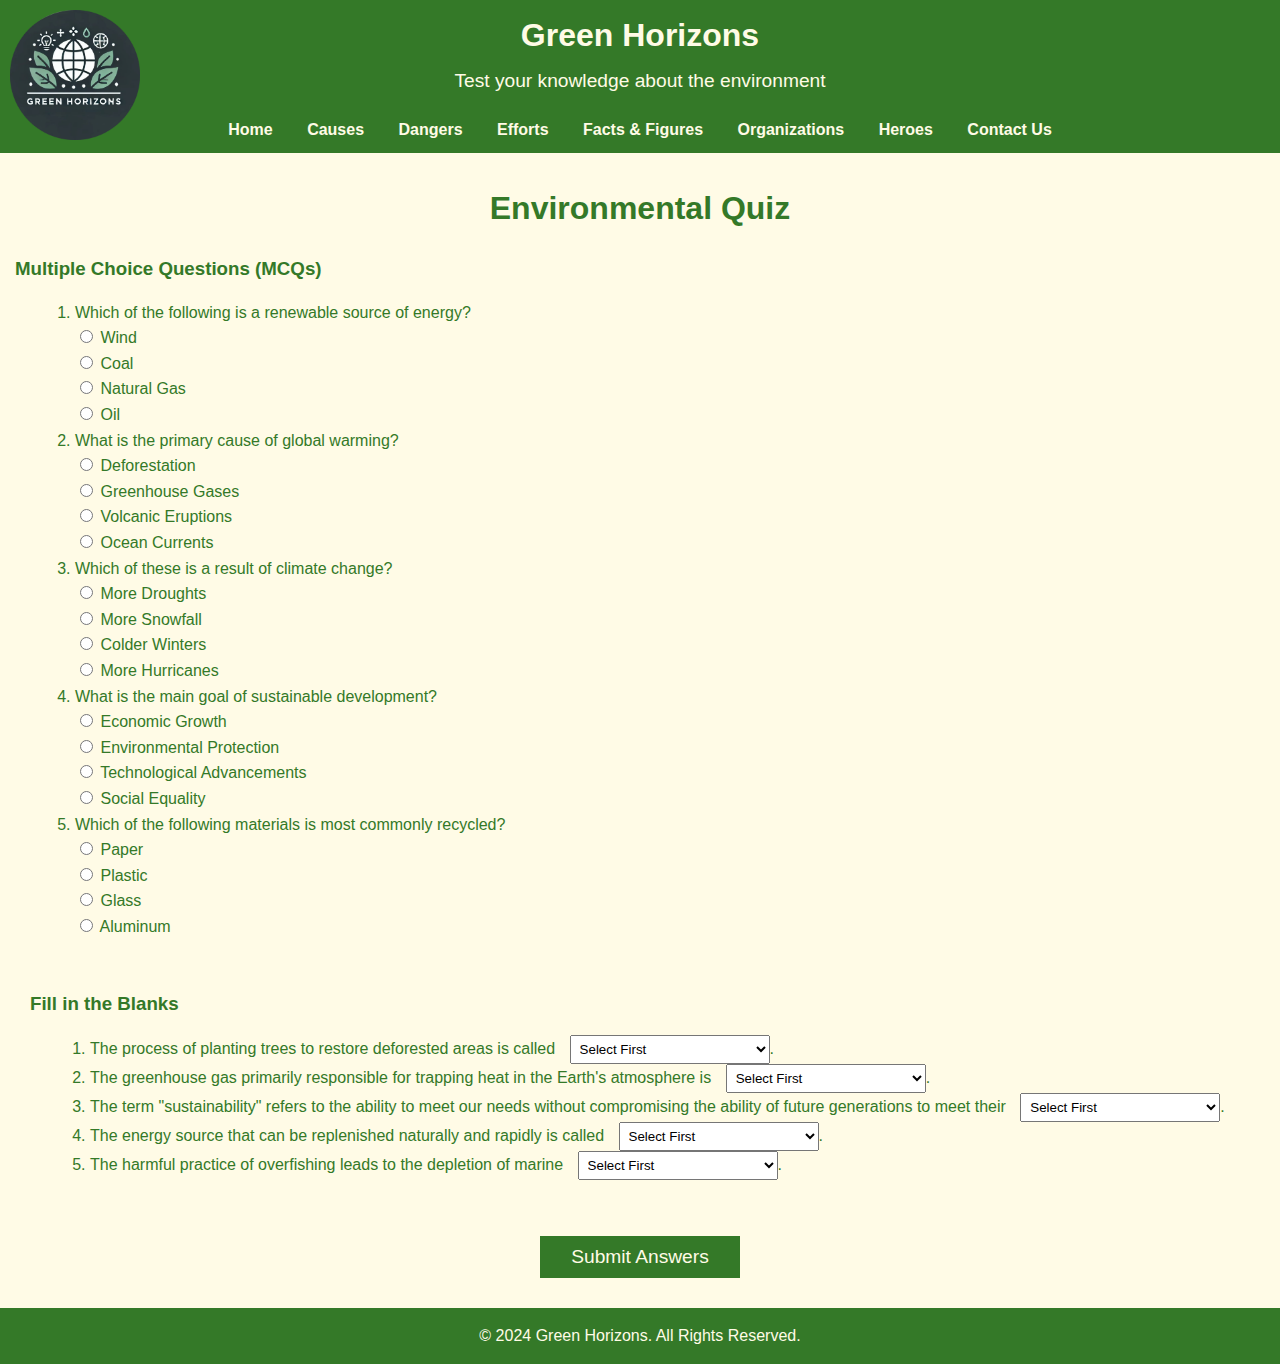
<file: DT END_SEM/quiz.html>
<!DOCTYPE html>
<html lang="en">
<head>
    <meta charset="UTF-8">
    <meta name="viewport" content="width=device-width, initial-scale=1.0">
    <title>Environmental Quiz</title>
    <link rel="stylesheet" href="quiz.css">
</head>
<body>
    <header>
        <div class="container">
            <img src="assets\thisismainogo.jpeg" alt="Logo" style="height: 130px; position: absolute; top: 10px; left: 10px;">
            <h1>Green Horizons</h1>
            <p class="tagline">Test your knowledge about the environment</p>
        </div>
        <nav>
            <a href="index.html">Home</a>
            <a href="causes.html">Causes</a>
            <a href="dangers.html">Dangers</a>
            <a href="efforts.html">Efforts</a>
            <a href="facts-figures.html">Facts & Figures</a>
            <a href="organizations.html">Organizations</a>
            <a href="heroes.html">Heroes</a>
            <a href="contact.html">Contact Us</a>
        </nav>
    </header>

    <main>
        <section class="quiz-section">
            <h2>Environmental Quiz</h2>

            <!-- MCQ Section -->
            <div class="mcq-section">
                <h3>Multiple Choice Questions (MCQs)</h3>
                <ol class="mcq-list">
                    <li>
                         Which of the following is a renewable source of energy?
                        <div>
                            <input type="radio" id="wind" name="energy" value="wind">
                            <label for="wind">Wind</label>
                        </div>
                        <div>
                            <input type="radio" id="coal" name="energy" value="coal">
                            <label for="coal">Coal</label>
                        </div>
                        <div>
                            <input type="radio" id="natural-gas" name="energy" value="natural-gas">
                            <label for="natural-gas">Natural Gas</label>
                        </div>
                        <div>
                            <input type="radio" id="oil" name="energy" value="oil">
                            <label for="oil">Oil</label>
                        </div>
                    </li>
                    <li>
                         What is the primary cause of global warming?
                        <div>
                            <input type="radio" id="deforestation" name="global-warming" value="deforestation">
                            <label for="deforestation">Deforestation</label>
                        </div>
                        <div>
                            <input type="radio" id="greenhouse-gases" name="global-warming" value="greenhouse-gases">
                            <label for="greenhouse-gases">Greenhouse Gases</label>
                        </div>
                        <div>
                            <input type="radio" id="volcanic-eruptions" name="global-warming" value="volcanic-eruptions">
                            <label for="volcanic-eruptions">Volcanic Eruptions</label>
                        </div>
                        <div>
                            <input type="radio" id="ocean-currents" name="global-warming" value="ocean-currents">
                            <label for="ocean-currents">Ocean Currents</label>
                        </div>
                    </li>
                    <li>
                         Which of these is a result of climate change?
                        <div>
                            <input type="radio" id="more-droughts" name="climate-change" value="more-droughts">
                            <label for="more-droughts">More Droughts</label>
                        </div>
                        <div>
                            <input type="radio" id="more-snowfall" name="climate-change" value="more-snowfall">
                            <label for="more-snowfall">More Snowfall</label>
                        </div>
                        <div>
                            <input type="radio" id="colder-winters" name="climate-change" value="colder-winters">
                            <label for="colder-winters">Colder Winters</label>
                        </div>
                        <div>
                            <input type="radio" id="more-hurricanes" name="climate-change" value="more-hurricanes">
                            <label for="more-hurricanes">More Hurricanes</label>
                        </div>
                    </li>
                    <li>
                         What is the main goal of sustainable development?
                        <div>
                            <input type="radio" id="economic-growth" name="sustainable-development" value="economic-growth">
                            <label for="economic-growth">Economic Growth</label>
                        </div>
                        <div>
                            <input type="radio" id="environmental-protection" name="sustainable-development" value="environmental-protection">
                            <label for="environmental-protection">Environmental Protection</label>
                        </div>
                        <div>
                            <input type="radio" id="technological-advancements" name="sustainable-development" value="technological-advancements">
                            <label for="technological-advancements">Technological Advancements</label>
                        </div>
                        <div>
                            <input type="radio" id="social-equality" name="sustainable-development" value="social-equality">
                            <label for="social-equality">Social Equality</label>
                        </div>
                    </li>
                    <li>
                         Which of the following materials is most commonly recycled?
                        <div>
                            <input type="radio" id="paper" name="recycled-materials" value="paper">
                            <label for="paper">Paper</label>
                        </div>
                        <div>
                            <input type="radio" id="plastic" name="recycled-materials" value="plastic">
                            <label for="plastic">Plastic</label>
                        </div>
                        <div>
                            <input type="radio" id="glass" name="recycled-materials" value="glass">
                            <label for="glass">Glass</label>
                        </div>
                        <div>
                            <input type="radio" id="aluminum" name="recycled-materials" value="aluminum">
                            <label for="aluminum">Aluminum</label>
                        </div>
                    </li>
                </ol>
            </div>

            <!-- Fill in the Blanks Section -->
            <div class="fill-in-the-blanks-section">
                <h3>Fill in the Blanks</h3>
                <ol class="blanks-list">
                    <li>
                         The process of planting trees to restore deforested areas is called 
                        <select>
                            <option value="">Select First</option>
                            <option value="1">Reforestation</option>
                            <option value="2">Afforestation</option>
                            <option value="3">Deforestation</option>
                            <option value="4">Desertification</option>
                        </select>.
                    </li>
                    <li>
                         The greenhouse gas primarily responsible for trapping heat in the Earth's atmosphere is 
                        <select>
                            <option value="">Select First</option>
                            <option value="1">Oxygen</option>
                            <option value="2">Carbon Dioxide</option>
                            <option value="3">Nitrogen</option>
                            <option value="4">Methane</option>
                        </select>.
                    </li>
                    <li>
                         The term "sustainability" refers to the ability to meet our needs without compromising the ability of future generations to meet their 
                        <select>
                            <option value="">Select First</option>
                            <option value="1">needs</option>
                            <option value="2">wants</option>
                            <option value="3">desires</option>
                            <option value="4">goals</option>
                        </select>.
                    </li>
                    <li>
                         The energy source that can be replenished naturally and rapidly is called 
                        <select>
                            <option value="">Select First</option>
                            <option value="1">Fossil Fuel</option>
                            <option value="2">Non-renewable Energy</option>
                            <option value="3">Renewable Energy</option>
                            <option value="4">Coal</option>
                        </select>.
                    </li>
                    <li>
                         The harmful practice of overfishing leads to the depletion of marine 
                        <select>
                            <option value="">Select First</option>
                            <option value="1">species</option>
                            <option value="2">resources</option>
                            <option value="3">forests</option>
                            <option value="4">ecosystems</option>
                        </select>.
                    </li>
                </ol>
            </div>

            <!-- Submit Button -->
            <div class="submit-btn">
                <button type="submit">Submit Answers</button>
            </div>
        </section>
    </main>

    <footer>
        <p>© 2024 Green Horizons. All Rights Reserved.</p>
    </footer>
</body>
</html>
</file>
<file: DT END_SEM/index.css>
/* General Reset */
body, h1, h2, h3, p {
    margin: 0;
    padding: 0;
    font-family: Arial, sans-serif;
}

body {
    background-color: #FFFBE6; /* Soft beige */
    color: #347928; /* Dark green */
    line-height: 1.6;
}

/* Header */
header {
    background-color: #347928; /* Dark green */
    color: #FFFBE6; /* Soft beige */
    padding: 10px 0;
    text-align: center;
}

header .container {
    display: flex;
    justify-content: center;
    align-items: center;
    flex-direction: column;
}

header h1 {
    font-size: 2rem;
}

header .tagline {
    font-size: 1.2rem;
    margin-top: 5px;
}

/* Navigation Bar */
nav {
    text-align: center;
    margin-top: 20px;
}

nav a {
    color: #FFFBE6;
    text-decoration: none;
    margin: 0 15px;
    font-weight: bold;
}

nav a:hover {
    color: #FCCD2A; /* Yellow */
}

/* Hero Section */
.hero {
    text-align: center;
    padding: 40px 15px;
    background-color: #C0EBA6; /* Light green */
    margin-bottom: 20px;
}

.hero h2 {
    font-size: 2rem;
    margin-bottom: 15px;
}

.hero p {
    font-size: 1.1rem;
    margin-bottom: 20px;
}

.hero button {
    background-color: #FCCD2A; /* Yellow */
    color: #347928; /* Dark green */
    border: none;
    padding: 10px 20px;
    font-size: 1rem;
    cursor: pointer;
    border-radius: 5px;
}

.hero button:hover {
    background-color: #347928;
    color: #FFFBE6;
}

/* Topics Section */
.topics {
    text-align: center;
    padding: 20px 15px;
}

.topics h3 {
    font-size: 1.5rem;
    margin-bottom: 20px;
}

.card-container {
    display: flex;
    justify-content: center;
    gap: 15px;
    flex-wrap: wrap;
}

.card {
    background-color: #FFFFFF;; /* Soft beige */
    border: 1px solid #C0EBA6; /* Light green */
    border-radius: 10px;
    padding: 15px;
    width: 280px;
    text-align: center;
}

.card h4 {
    font-size: 1.2rem;
    margin-bottom: 10px;
}

.card p {
    margin-bottom: 10px;
}

.card a {
    text-decoration: none;
    color: #FCCD2A; /* Yellow */
    font-weight: bold;
}

.card a:hover {
    color: #347928; /* Dark green */
}

/* Quiz Section */
.quiz-section {
    text-align: center;
    padding: 30px 15px;
    background-color: #C0EBA6; /* Light green */
    margin-top: 20px;
}

.quiz-link {
    color: #347928;
    font-weight: bold;
    font-size: 1.1rem;
    text-decoration: none;
}

.quiz-link:hover {
    color: #FCCD2A; /* Yellow */
}

/* Footer */
footer {
    text-align: center;
    background-color: #347928; /* Dark green */
    color: #FFFBE6; /* Soft beige */
    padding: 15px;
}
</file>
<file: DT END_SEM/causes.css>
/* General Reset */
body, h1, h2, h3, p {
    margin: 0;
    padding: 0;
    font-family: Arial, sans-serif;
}

body {
    background-color: #FFFBE6; /* Soft beige */
    color: #347928; /* Dark green */
    line-height: 1.6;
}

/* Header */
header {
    background-color: #347928; /* Dark green */
    color: #FFFBE6; /* Soft beige */
    padding: 10px 0;
    text-align: center;
}

header .container {
    display: flex;
    justify-content: center;
    align-items: center;
    flex-direction: column;
}

header h1 {
    font-size: 2rem;
}

header .tagline {
    font-size: 1.2rem;
    margin-top: 5px;
}

/* Navigation Bar */
nav {
    text-align: center;
    margin-top: 20px;
}

nav a {
    color: #FFFBE6;
    text-decoration: none;
    margin: 0 15px;
    font-weight: bold;
}

nav a:hover {
    color: #FCCD2A; /* Yellow */
}

/* Hero Section */
.hero {
    text-align: center;
    padding: 40px 15px;
    background-color: #C0EBA6; /* Light green */
    margin-bottom: 20px;
}

.hero h2 {
    font-size: 2rem;
    margin-bottom: 15px;
}

.hero p {
    font-size: 1.1rem;
    margin-bottom: 20px;
}

.hero button {
    background-color: #FCCD2A; /* Yellow */
    color: #347928; /* Dark green */
    border: none;
    padding: 10px 20px;
    font-size: 1rem;
    cursor: pointer;
    border-radius: 5px;
}

.hero button:hover {
    background-color: #347928;
    color: #FFFBE6;
}

/* Topics Section */
.topics {
    text-align: center;
    padding: 20px 15px;
}

.topics h3 {
    font-size: 1.5rem;
    margin-bottom: 20px;
}

.card-container {
    display: flex;
    justify-content: center;
    gap: 15px;
    flex-wrap: wrap;
}

.card {
    background-color: #FFFFFF; /* Soft beige */
    border: 1px solid #C0EBA6; /* Light green */
    border-radius: 10px;
    padding: 15px;
    width: 280px;
    text-align: center;
    position: relative;
}

.card h4 {
    font-size: 1.2rem;
    margin-bottom: 10px;
}

.card p {
    margin-bottom: 10px;
}

.card-img {
    width: 200px; /* You can adjust the size */
    height: auto;
    margin: 15px 0; /* Space around the image */
    display: block;
    margin-left: auto;
    margin-right: auto;
}

/* Quiz Section */
.quiz-section {
    text-align: center;
    padding: 30px 15px;
    background-color: #C0EBA6; /* Light green */
    margin-top: 20px;
}

.quiz-link {
    color: #347928;
    font-weight: bold;
    font-size: 1.1rem;
    text-decoration: none;
}

.quiz-link:hover {
    color: #FCCD2A; /* Yellow */
}

/* Footer */
footer {
    text-align: center;
    background-color: #347928; /* Dark green */
    color: #FFFBE6; /* Soft beige */
    padding: 15px;
}
</file>
<file: DT END_SEM/contact.css>
/* General Reset */
body, h1, h2, h3, p, img {
    margin: 0;
    padding: 0;
    font-family: Arial, sans-serif;
}

body {
    background-color: #FFFBE6; /* Soft beige */
    color: #347928; /* Dark green */
    line-height: 1.6;
}

/* Header */
header {
    background-color: #347928;
    color: #FFFBE6;
    padding: 10px 0;
    text-align: center;
}

header .container {
    display: flex;
    flex-direction: column;
    align-items: center;
}

header h1 {
    font-size: 2.5rem;
}

header .tagline {
    font-size: 1.2rem;
    margin-top: 5px;
}

/* Navigation Bar */
nav {
    text-align: center;
    margin-top: 20px;
}

nav a {
    color: #FFFBE6;
    text-decoration: none;
    margin: 0 15px;
    font-weight: bold;
}

nav a:hover {
    color: #FCCD2A; /* Yellow */
}

/* Main Section */
main {
    padding: 40px 15px;
    display: flex;
    justify-content: center;
    align-items: center;
}

.contact-section {
    width: 100%;
    max-width: 800px;
    background-color: #C0EBA6; /* Light green */
    padding: 20px;
    border-radius: 10px;
    box-shadow: 0px 6px 10px rgba(0, 0, 0, 0.1);
    text-align: center;
}

.contact-section h2 {
    font-size: 2rem;
    margin-bottom: 15px;
}

.contact-section p {
    font-size: 1.1rem;
    margin-bottom: 30px;
    color: #347928;
}

.contact-form {
    display: flex;
    flex-direction: column;
    align-items: stretch;
}

.contact-form label {
    font-size: 14px;
    margin-bottom: 5px;
    text-align: left;
}

.contact-form input,
.contact-form textarea,
.contact-form select {
    width: 100%;
    padding: 5px;
    margin-bottom: 15px;
    border-radius: 5px;
    border: 1px solid #347928;
    font-size: 14px;
    background-color: #FFF;
    color: #347928;
}

.contact-form textarea {
    height: 120px;
    resize: none;
}

.contact-form select {
    font-size: 14px;
}

button {
    background-color: #FCC72A; /* Yellow */
    color: #347928; /* Dark Green */
    padding: 12px;
    border: none;
    font-size: 16px;
    cursor: pointer;
    border-radius: 5px;
    transition: background-color 0.3s ease;
}

button:hover {
    background-color: #347928;
    color: white;
}

/* Footer */
footer {
    text-align: center;
    background-color: #347928; /* Dark green */
    color: #FFFBE6; /* Soft beige */
    padding: 15px;
}
</file>
<file: DT END_SEM/efforts.css>
/* General Reset */
body, h1, h2, h3, p, img {
    margin: 0;
    padding: 0;
    font-family: Arial, sans-serif;
}

body {
    background-color: #FFFBE6; /* Soft beige */
    color: #347928; /* Dark green */
    line-height: 1.6;
}

/* Header */
header {
    background-color: #347928; /* Dark green */
    color: #FFFBE6; /* Soft beige */
    padding: 10px 0;
    text-align: center;
}

header .container {
    display: flex;
    justify-content: center;
    align-items: center;
    flex-direction: column;
}

header h1 {
    font-size: 2rem;
}

header .tagline {
    font-size: 1.2rem;
    margin-top: 5px;
}

/* Navigation Bar */
nav {
    text-align: center;
    margin-top: 20px;
}

nav a {
    color: #FFFBE6;
    text-decoration: none;
    margin: 0 15px;
    font-weight: bold;
}

nav a:hover {
    color: #FCCD2A; /* Yellow */
}

/* Hero Section */
.hero {
    text-align: center;
    padding: 40px 15px;
    background-color: #C0EBA6; /* Light green */
    margin-bottom: 20px;
}

.hero h2 {
    font-size: 2rem;
    margin-bottom: 15px;
}

.hero p {
    font-size: 1.1rem;
    margin-bottom: 20px;
}

/* Topics Section */
.topics {
    text-align: center;
    padding: 20px 15px;
}

.topics h3 {
    font-size: 1.5rem;
    margin-bottom: 20px;
}

.card-container {
    display: flex;
    justify-content: center;
    gap: 15px;
    flex-wrap: wrap;
}

.card {
    background-color: #FFFFFF;; /* Soft beige */
    border: 1px solid #C0EBA6; /* Light green */
    border-radius: 10px;
    padding: 15px;
    width: 280px;
    text-align: center;
    position: relative;
}

.card img {
    width: 100%;
    height: 150px;
    object-fit: cover;
    border-radius: 10px;
    margin-bottom: 15px;
}

.card h4 {
    font-size: 1.2rem;
    margin-bottom: 10px;
}

.card p {
    margin-bottom: 10px;
}

/* Quiz Section */
.quiz-section {
    text-align: center;
    padding: 30px 15px;
    background-color: #C0EBA6; /* Light green */
    margin-top: 20px;
}

.quiz-link {
    color: #347928;
    font-weight: bold;
    font-size: 1.1rem;
    text-decoration: none;
}

.quiz-link:hover {
    color: #FCCD2A; /* Yellow */
}

/* Footer */
footer {
    text-align: center;
    background-color: #347928; /* Dark green */
    color: #FFFBE6; /* Soft beige */
    padding: 15px;
}
</file>
<file: DT END_SEM/facts-figures.css>
/* General Reset */
body, h1, h2, h3, p, img {
    margin: 0;
    padding: 0;
    font-family: Arial, sans-serif;
}

body {
    background-color: #FFFBE6; /* Soft beige */
    color: #347928; /* Dark green */
    line-height: 1.6;
}

/* Header */
header {
    background-color: #347928; /* Dark green */
    color: #FFFBE6; /* Soft beige */
    padding: 10px 0;
    text-align: center;
}

header .container {
    display: flex;
    justify-content: center;
    align-items: center;
    flex-direction: column;
}

header h1 {
    font-size: 2rem;
}

header .tagline {
    font-size: 1.2rem;
    margin-top: 5px;
}

/* Navigation Bar */
nav {
    text-align: center;
    margin-top: 20px;
}

nav a {
    color: #FFFBE6;
    text-decoration: none;
    margin: 0 15px;
    font-weight: bold;
}

nav a:hover {
    color: #FCCD2A; /* Yellow */
}

/* Hero Section */
.hero {
    text-align: center;
    padding: 40px 15px;
    background-color: #C0EBA6; /* Light green */
    margin-bottom: 20px;
}

.hero h2 {
    font-size: 2.5rem;
    margin-bottom: 10px;
}

.hero p {
    font-size: 1.2rem;
}

/* Fact Cards Layout */
.facts {
    display: grid;
    grid-template-columns: repeat(auto-fit, minmax(300px, 1fr));
    gap: 30px;
    padding: 20px;
}

.fact-card {
    background-color: #FFFFFF; /* White background */
    border: 2px solid #C0EBA6;
    border-radius: 10px;
    overflow: hidden;
    box-shadow: 0 4px 8px rgba(0, 0, 0, 0.1);
    position: relative;
    padding: 20px;
    display: flex;
    flex-direction: column;
    align-items: center;
    text-align: center;
}

.fact-content h3 {
    font-size: 1.4rem;
    color: #347928;
    margin-bottom: 15px;
    text-align: center;
}

.fact-image img {
    width: 300px; /* Set image width */
    height: auto; /* Maintain aspect ratio */
    border-radius: 5px;
    margin-bottom: 15px; /* Add space below the image */
}

.fact-content p {
    font-size: 1rem;
    color: #5A5A5A;
    margin-top: 15px;
    text-align: justify;
}

/* Quiz Section */
.quiz-section {
    background-color: #C0EBA6;
    padding: 20px;
    text-align: center;
}

.quiz-link {
    text-decoration: none;
    background-color: #FCCD2A; /* Yellow */
    padding: 10px 20px;
    font-weight: bold;
    color: #347928;
    border-radius: 5px;
}

.quiz-link:hover {
    background-color: #347928;
    color: #FFFBE6;
}

/* Footer */
footer {
    background-color: #347928;
    color: #FFFBE6;
    text-align: center;
    padding: 10px 0;
}
</file>
<file: DT END_SEM/heroes.css>
/* General Reset */
body, h1, h2, h3, p, img {
    margin: 0;
    padding: 0;
    font-family: Arial, sans-serif;
}

body {
    background-color: #FFFBE6; /* Soft beige */
    color: #347928; /* Dark green */
    line-height: 1.6;
}

/* Header */
header {
    background-color: #347928;
    color: #FFFBE6;
    padding: 10px 0;
    text-align: center;
}

header .container {
    display: flex;
    flex-direction: column;
    align-items: center;
}

header h1 {
    font-size: 2.5rem;
}

header .tagline {
    font-size: 1.2rem;
    margin-top: 5px;
}

/* Navigation Bar */
nav {
    text-align: center;
    margin-top: 20px;
}

nav a {
    color: #FFFBE6;
    text-decoration: none;
    margin: 0 15px;
    font-weight: bold;
}

nav a:hover {
    color: #FCCD2A; /* Yellow */
}

/* Hero Section */
.hero {
    text-align: center;
    padding: 40px 15px;
    background-color: #C0EBA6; /* Light green */
}

.hero h2 {
    font-size: 2rem;
    margin-bottom: 15px;
}

.hero p {
    font-size: 1.1rem;
}

/* Heroes Section */
.heroes-section {
    display: grid;
    grid-template-columns: repeat(auto-fit, minmax(300px, 1fr));
    gap: 20px;
    padding: 20px;
}

.hero-card {
    background-color: #FFFFFF;; /* Soft beige */
    border: 1px solid #C0EBA6; /* Light green */
    border-radius: 10px;
    padding: 15px;
    text-align: center;
}

.hero-card img {
    width: 200px;
    height: auto;
    border-radius: 10px;
    margin-bottom: 15px;
}

.hero-card h3 {
    font-size: 1.5rem;
    color: #347928; /* Dark green */
    margin-bottom: 10px;
}

.hero-card p {
    margin-bottom: 10px;
}

.hero-card strong {
    color: #FCCD2A; /* Yellow */
}

/* Footer */
footer {
    text-align: center;
    background-color: #347928; /* Dark green */
    color: #FFFBE6; /* Soft beige */
    padding: 15px;
}
</file>
<file: DT END_SEM/organizations.css>
/* General Reset */
body, h1, h2, h3, p, img {
    margin: 0;
    padding: 0;
    font-family: Arial, sans-serif;
}

body {
    background-color: #FFFBE6; /* Soft beige */
    color: #347928; /* Dark green */
    line-height: 1.6;
}

/* Header */
header {
    background-color: #347928; /* Dark green */
    color: #FFFBE6; /* Soft beige */
    padding: 10px 0;
    text-align: center;
}

header .container {
    display: flex;
    justify-content: center;
    align-items: center;
    flex-direction: column;
}

header h1 {
    font-size: 2rem;
}

header .tagline {
    font-size: 1.2rem;
    margin-top: 5px;
}

/* Navigation Bar */
nav {
    text-align: center;
    margin-top: 20px;
}

nav a {
    color: #FFFBE6;
    text-decoration: none;
    margin: 0 15px;
    font-weight: bold;
}

nav a:hover {
    color: #FCCD2A; /* Yellow */
}

/* Hero Section */
.hero {
    text-align: center;
    padding: 40px 15px;
    background-color: #C0EBA6; /* Light green */
    margin-bottom: 20px;
}

.hero h2 {
    font-size: 2rem;
    margin-bottom: 15px;
}

.hero p {
    font-size: 1.1rem;
    margin-bottom: 20px;
}

/* Organizations Section */
.organizations {
    text-align: center;
    padding: 20px 15px;
}

.organizations h3 {
    font-size: 1.5rem;
    margin-bottom: 20px;
}

.org-container {
    display: grid;
    grid-template-columns: repeat(auto-fit, minmax(300px, 1fr));
    gap: 20px;
    padding: 20px;
}

.org-card {
    background-color: #FFFFFF;
    border: 1px solid #C0EBA6; /* Light green */
    border-radius: 10px;
    padding: 15px;
    text-align: center;
}

.org-card img {
    width: 150px;
    height: auto;
    margin-bottom: 15px;
}

.org-card h4 {
    font-size: 1.3rem;
    margin-bottom: 10px;
}

.org-card p {
    font-size: 1rem;
}

/* Footer */
footer {
    text-align: center;
    background-color: #347928; /* Dark green */
    color: #FFFBE6; /* Soft beige */
    padding: 15px;
}
</file>
<file: DT END_SEM/quiz.css>
/* General Reset */
body, h1, h2, h3, p, select {
    margin: 0;
    padding: 0;
    font-family: Arial, sans-serif;
}

body {
    background-color: #FFFBE6; /* Soft beige */
    color: #347928; /* Dark green */
    line-height: 1.6;
}

/* Header */
header {
    background-color: #347928; /* Dark green */
    color: #FFFBE6; /* Soft beige */
    padding: 10px 0;
    text-align: center;
}

header .container {
    display: flex;
    justify-content: center;
    align-items: center;
    flex-direction: column;
}

header h1 {
    font-size: 2rem;
}

header .tagline {
    font-size: 1.2rem;
    margin-top: 5px;
}

/* Navigation Bar */
nav {
    text-align: center;
    margin-top: 20px;
}

nav a {
    color: #FFFBE6;
    text-decoration: none;
    margin: 0 15px;
    font-weight: bold;
}

nav a:hover {
    color: #FCCD2A; /* Yellow */
}

/* Quiz Section */
.quiz-section {
    padding: 30px 15px;
    text-align: center;
}

.quiz-section h2 {
    font-size: 2rem;
    margin-bottom: 20px;
}

/* MCQ Section */
.mcq-section {
    text-align: left;
    margin-bottom: 30px;
}

.mcq-section ol {
    list-style-type: decimal;
    margin-left: 20px;
}

.mcq-section select {
    padding: 5px;
    margin-left: 10px;
    width: 200px;
}

/* Fill in the Blanks Section */
.fill-in-the-blanks-section {
    text-align: left;
    padding: 20px 15px;
}

.fill-in-the-blanks-section ol {
    list-style-type: decimal;
    margin-left: 20px;
}

.fill-in-the-blanks-section select {
    padding: 5px;
    margin-left: 10px;
    width: 200px;
}

.submit-btn {
    margin-top: 20px;
}

.submit-btn button {
    background-color: #347928;
    color: #FFFBE6;
    padding: 10px 20px;
    border: none;
    font-size: 1.2rem;
    cursor: pointer;
    width: 200px;
}

.submit-btn button:hover {
    background-color: #FCCD2A; /* Yellow */
}

/* Footer */
footer {
    text-align: center;
    background-color: #347928; /* Dark green */
    color: #FFFBE6; /* Soft beige */
    padding: 15px;
}
</file>
